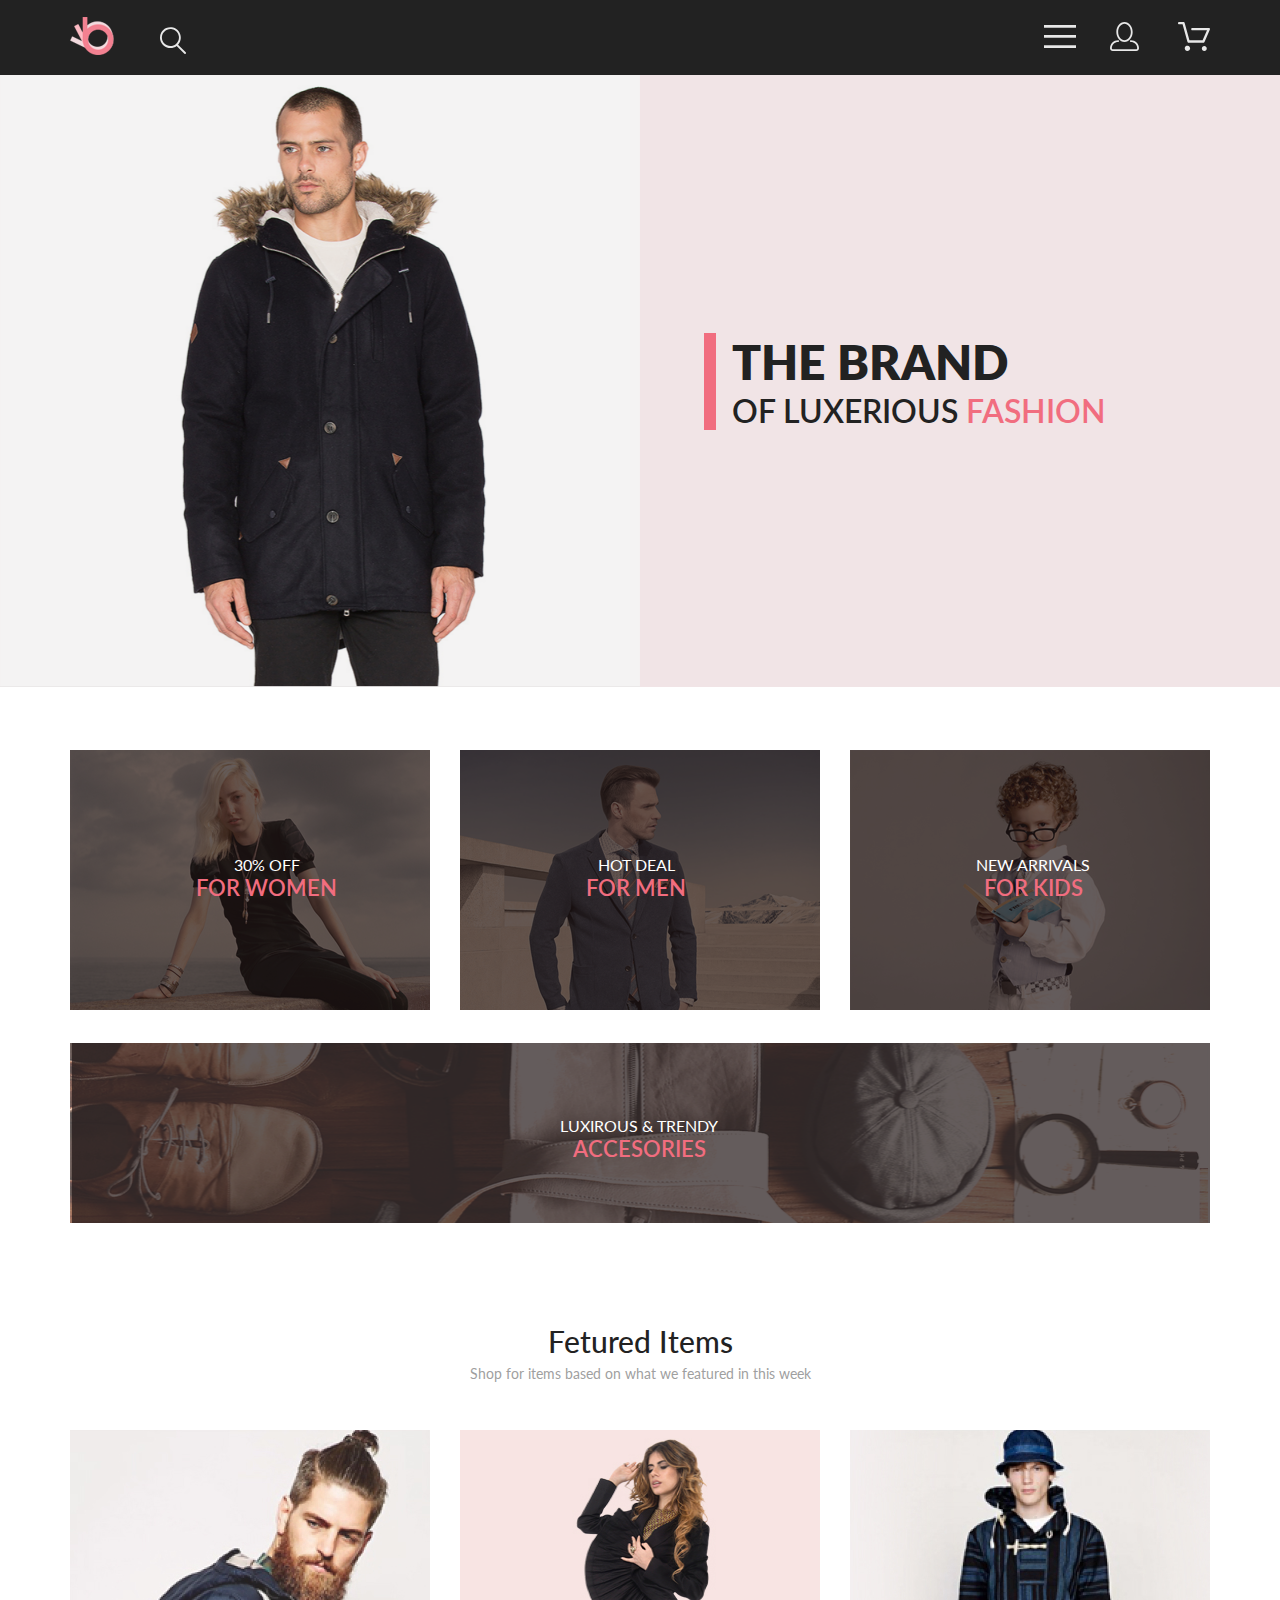
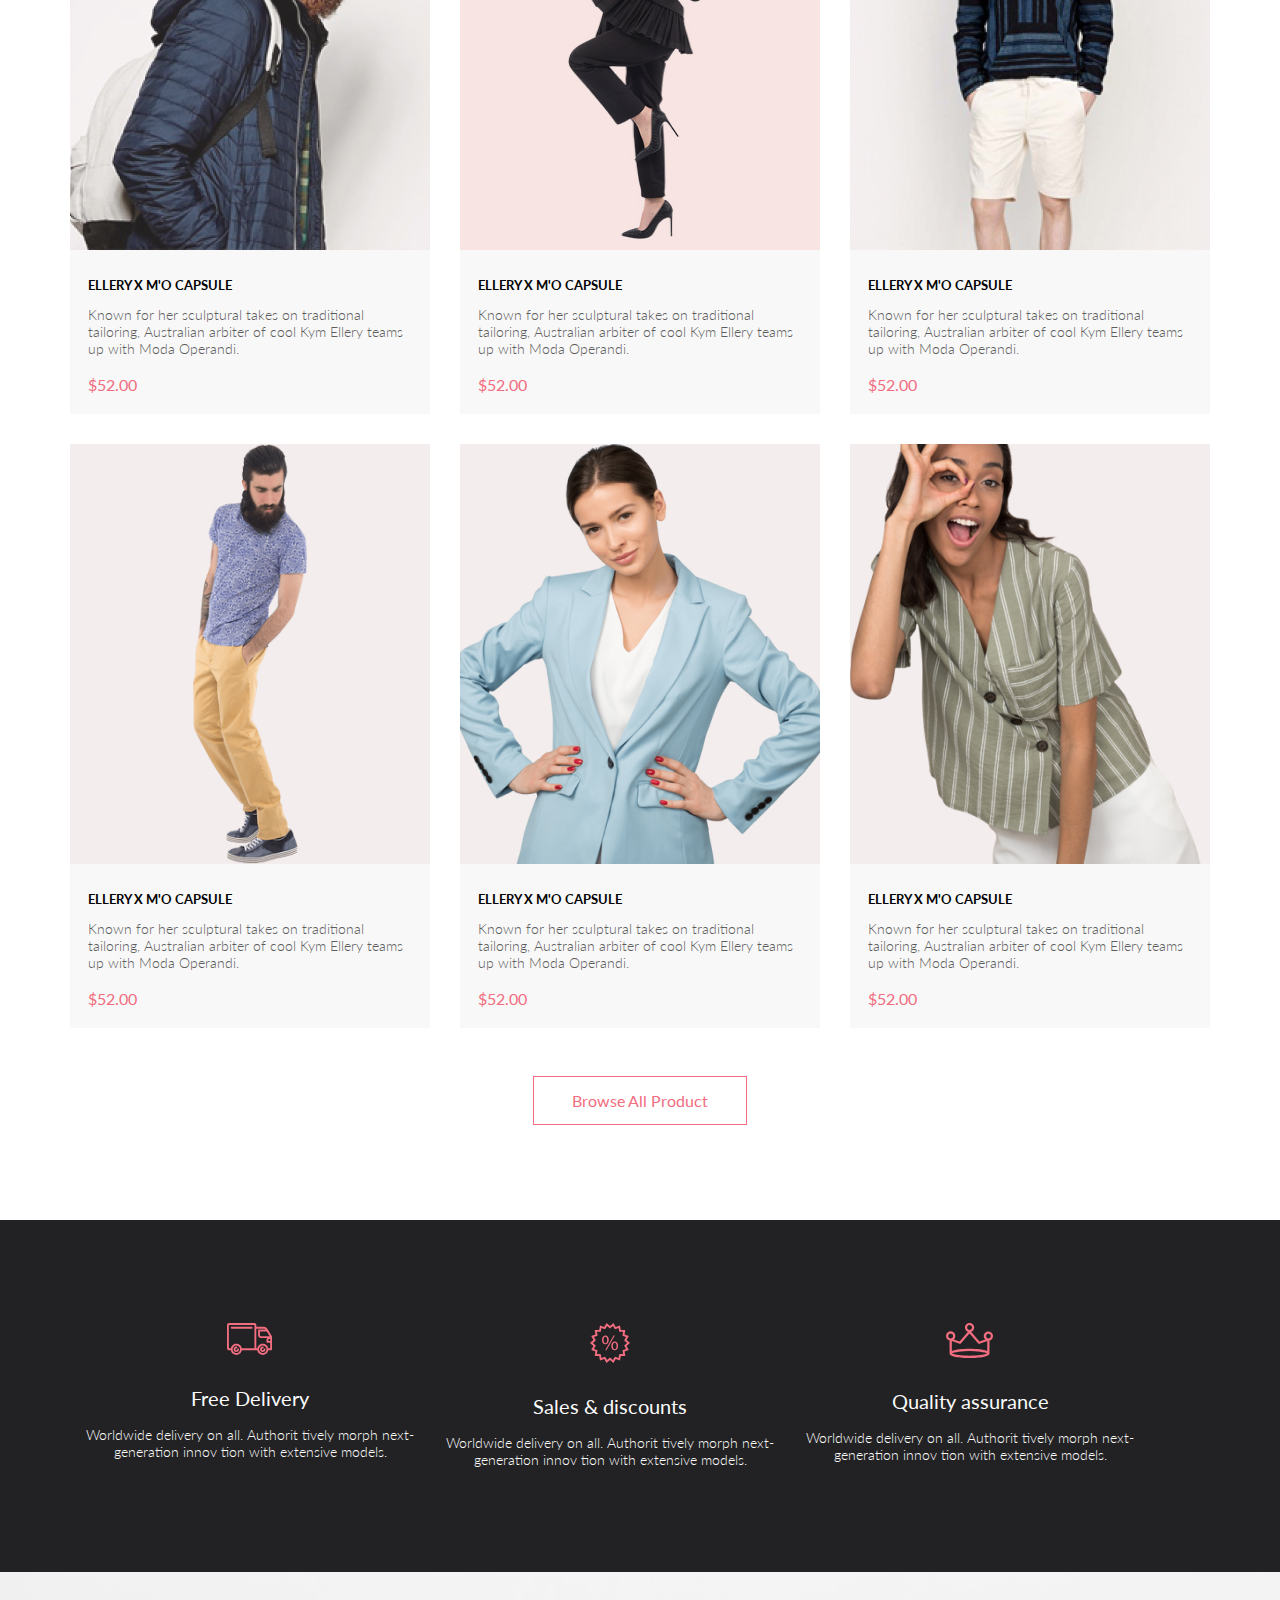
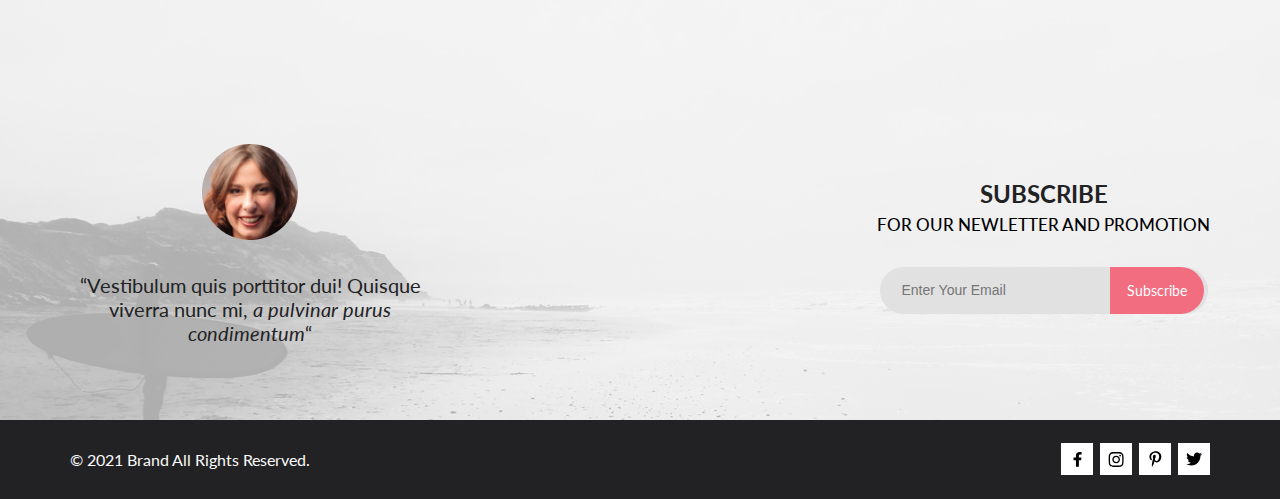
<file: index.html>
<!DOCTYPE html>
<html lang="en">

<head>
    <meta charset="UTF-8">
    <meta name="viewport" content="width=device-width, initial-scale=1.0">
    <title>Document</title>
    <link rel="stylesheet" href="styles/style.css">
    <link rel="preconnect" href="https://fonts.gstatic.com">
    <link href="https://fonts.googleapis.com/css2?family=Lato:wght@100&display=swap" rel="stylesheet">
    <link href="https://fonts.googleapis.com/css2?family=Lato:wght@200&display=swap" rel="stylesheet">
    <link href="https://fonts.googleapis.com/css2?family=Lato:wght@300&display=swap" rel="stylesheet">
    <link href="https://fonts.googleapis.com/css2?family=Lato:wght@400&display=swap" rel="stylesheet">
    <link href="https://fonts.googleapis.com/css2?family=Lato:wght@500&display=swap" rel="stylesheet">
    <link href="https://fonts.googleapis.com/css2?family=Lato:wght@600&display=swap" rel="stylesheet">
    <link href="https://fonts.googleapis.com/css2?family=Lato:wght@700&display=swap" rel="stylesheet">
    <link href="https://fonts.googleapis.com/css2?family=Lato:wght@800&display=swap" rel="stylesheet">
    <link href="https://fonts.googleapis.com/css2?family=Lato:wght@900&display=swap" rel="stylesheet">
</head>

<body>

    <header class="header center">
        <div class="header_left">
            <a href="index.html"><img src="img/logo.svg" alt="logo"></a>
            <a href="#"><img class="header_search" src="img/search.svg" alt="search"></a>
        </div>

        <div class="header_right">
            <input type="checkbox" name="switcher" id="switcher">
            <label for="switcher">
                <img src="img/menu.svg" alt="menu">
            </label>

            <nav class="drop">
                <img class="drop__img" src="img/close.svg" alt="close">
                <h3 class="drop__name">MENU</h3>

                <div class="drop__box">
                    <a href="catalog.html">
                        <h4 class="drop__heading">MAN</h4>
                    </a>
                    <ul>
                        <li><a class="drop_link" href="product.html">Accessories</a></li>
                        <li><a class="drop_link" href="product.html">Bags</a></li>
                        <li><a class="drop_link" href="product.html">Denim</a></li>
                        <li><a class="drop_link" href="product.html">T-Shirts</a></li>
                    </ul>
                </div>

                <div class="drop__box">
                    <a href="catalog.html">
                        <h4 class="drop__heading">WOMAN</h4>
                    </a>
                    <ul>
                        <li><a class="drop_link" href="product.html">Accessories</a></li>
                        <li><a class="drop_link" href="product.html">Jackets & Coats</a></li>
                        <li><a class="drop_link" href="product.html">Polos</a></li>
                        <li><a class="drop_link" href="product.html">T-Shirts</a></li>
                        <li><a class="drop_link" href="product.html">Shirts</a></li>
                    </ul>
                </div>

                <div class="drop__box">
                    <a href="catalog.html">
                        <h4 class="drop__heading">KIDS</h4>
                    </a>
                    <ul>
                        <li><a class="drop_link" href="product.html">Accessories</a></li>
                        <li><a class="drop_link" href="product.html">Jackets & Coats</a></li>
                        <li><a class="drop_link" href="product.html">Polos</a></li>
                        <li><a class="drop_link" href="product.html">T-Shirts</a></li>
                        <li><a class="drop_link" href="product.html">Shirts</a></li>
                        <li><a class="drop_link" href="product.html">Bags</a></li>
                    </ul>
                </div>
            </nav>

            <div class="header__box">
                <a class="hidden" href="#"><img class="header_account" src="img/account.svg" alt="account"></a>
                <a class="hidden" href="cart.html"><img src="img/cart.svg" alt="cart"></a>
            </div>
        </div>
    </header>

    <div class="top">
        <div class="top_left hidden">
            <img class="top_img" src="img/top_img.png" alt="top">
        </div>

        <div class="top_right">
            <div class="top_content">
                <h1 class="top_heading">THE BRAND</h1>
                <p class="top_text">OF LUXERIOUS <span>FASHION</span></p>
            </div>
        </div>
    </div>

    <div class="offer center">
        <div class="offer_group">
            <div class="offer_card">
                <img class="offer_img" src="img/offer_card-1.png" alt="for women">
                <div class="offer_text text_left-1">
                    <p class="offer_text-white">30% OFF</p>
                    <p class="offer_text-pink">FOR WOMEN</p>
                </div>
            </div>

            <div class="offer_card">
                <img class="offer_img" src="img/offer_card-2.png" alt="for men">
                <div class="offer_text text_left-2">
                    <p class="offer_text-white">HOT DEAL</p>
                    <p class="offer_text-pink">FOR MEN</p>
                </div>
            </div>

            <div class="offer_card margin_right">
                <img class="offer_img" src="img/offer_card-3.png" alt="for kids">
                <div class="offer_text text_left-3">
                    <p class="offer_text-white">NEW ARRIVALS</p>
                    <p class="offer_text-pink">FOR KIDS</p>
                </div>
            </div>
        </div>

        <div class="offer_card_bottom">
            <img class="offer_img hidden" src="img/offer_card_bottom.png" alt="accesories">
            <div class="offer_text_bottom">
                <p class="offer_text-white">LUXIROUS & TRENDY</p>
                <p class="offer_text-pink">ACCESORIES</p>
            </div>
        </div>
    </div>

    <section class="goods center">
        <h2 class="goods_heading">Fetured Items</h2>
        <p class="goods_text">Shop for items based on what we featured in this week</p>

        <div class="goods_items">
            <div class="item item-mb item-mr">
                <a href="product.html"><img class="item_img" src="img/goods_item-1.jpg" alt="item"></a>

                <a class="item_add" href="#"><img src="img/item_cart.svg" alt="cart">Add to Cart</a>

                <div class="item_description">
                    <a href="product.html">
                        <h3 class="item_heading">ELLERY X M'O CAPSULE</h3>
                    </a>
                    <p class="item_text">Known for her sculptural takes on traditional tailoring, Australian arbiter
                        of
                        cool
                        Kym Ellery teams
                        up with Moda Operandi.</p>
                    <p class="item_price">$52.00</p>
                </div>
            </div>

            <div class="item item-mb">
                <a href="product.html"><img class="item_img" src="img/goods_item-2.jpg" alt="item"></a>

                <a class="item_add" href="#"><img src="img/item_cart.svg" alt="cart">Add to Cart</a>

                <div class="item_description">
                    <a href="product.html">
                        <h3 class="item_heading">ELLERY X M'O CAPSULE</h3>
                    </a>
                    <p class="item_text">Known for her sculptural takes on traditional tailoring, Australian arbiter
                        of
                        cool
                        Kym Ellery teams
                        up with Moda Operandi.</p>
                    <p class="item_price">$52.00</p>
                </div>
            </div>

            <div class="item item-mb item-mr">
                <a href="product.html"><img class="item_img" src="img/goods_item-3.jpg" alt="item"></a>

                <a class="item_add" href="#"><img src="img/item_cart.svg" alt="cart">Add to Cart</a>

                <div class="item_description">
                    <a href="product.html">
                        <h3 class="item_heading">ELLERY X M'O CAPSULE</h3>
                    </a>
                    <p class="item_text">Known for her sculptural takes on traditional tailoring, Australian arbiter
                        of
                        cool
                        Kym Ellery teams
                        up with Moda Operandi.</p>
                    <p class="item_price">$52.00</p>
                </div>
            </div>

            <div class="item item-mb-1024">
                <a href="product.html"><img class="item_img" src="img/goods_item-4.jpg" alt="item"></a>

                <a class="item_add" href="#"><img src="img/item_cart.svg" alt="cart">Add to Cart</a>

                <div class="item_description">
                    <a href="product.html">
                        <h3 class="item_heading">ELLERY X M'O CAPSULE</h3>
                    </a>
                    <p class="item_text">Known for her sculptural takes on traditional tailoring, Australian arbiter
                        of
                        cool
                        Kym Ellery teams
                        up with Moda Operandi.</p>
                    <p class="item_price">$52.00</p>
                </div>
            </div>

            <div class="item item-mr item-mb-mini">
                <a href="product.html"><img class="item_img" src="img/goods_item-5.jpg" alt="item"></a>

                <a class="item_add" href="#"><img src="img/item_cart.svg" alt="cart">Add to Cart</a>

                <div class="item_description">
                    <a href="product.html">
                        <h3 class="item_heading">ELLERY X M'O CAPSULE</h3>
                    </a>
                    <p class="item_text">Known for her sculptural takes on traditional tailoring, Australian arbiter
                        of
                        cool
                        Kym Ellery teams
                        up with Moda Operandi.</p>
                    <p class="item_price">$52.00</p>
                </div>
            </div>

            <div class="item">
                <a href="product.html"><img class="item_img" src="img/goods_item-6.jpg" alt="item"></a>

                <a class="item_add" href="#"><img src="img/item_cart.svg" alt="cart">Add to Cart</a>

                <div class="item_description">
                    <a href="product.html">
                        <h3 class="item_heading">ELLERY X M'O CAPSULE</h3>
                    </a>
                    <p class="item_text">Known for her sculptural takes on traditional tailoring, Australian arbiter
                        of
                        cool
                        Kym Ellery teams
                        up with Moda Operandi.</p>
                    <p class="item_price">$52.00</p>
                </div>
            </div>
        </div>

        <a class="goods_button" href="#">Browse All Product</a>
    </section>

    <div class="advantages center">
        <div class="advantages_points">
            <div class="point">
                <img class="point_img" src="img/adv_delivery.svg" alt="delivery">
                <h3 class="point_heading">Free Delivery</h3>
                <p class="point_text">Worldwide delivery on all. Authorit tively morph next-generation innov tion with
                    extensive models.</p>
            </div>

            <div class="point">
                <img class="point_img" src="img/adv_discount.svg" alt="discount">
                <h3 class="point_heading">Sales & discounts</h3>
                <p class="point_text">Worldwide delivery on all. Authorit tively morph next-generation innov tion with
                    extensive models.</p>
            </div>

            <div class="point">
                <img class="point_img" src="img/adv_quality.svg" alt="quality">
                <h3 class="point_heading">Quality assurance</h3>
                <p class="point_text">Worldwide delivery on all. Authorit tively morph next-generation innov tion with
                    extensive models.</p>
            </div>
        </div>
    </div>

    <footer class="footer">
        <div class="footer_top center">
            <figure class="footer_top-right">
                <img class="footer_img" src="img/footer_photo.png" alt="photo">
                <figcaption class="footer_top-text">“Vestibulum quis porttitor dui! Quisque viverra nunc mi, <i>a
                        pulvinar purus
                        condimentum</i>“</figcaption>
            </figure>

            <div class="footer_top-left">
                <h3 class="subscribe_heading">SUBSCRIBE</h3>
                <p class="subscribe_text">FOR OUR NEWLETTER AND PROMOTION</p>

                <form class="subscribe_form" action="#">
                    <input class="subscribe_input" type="email" placeholder="Enter Your Email">
                    <a class="subscribe_button" href="registration.html">Subscribe</a>
                </form>
            </div>
        </div>

        <div class="footer_bottom center">
            <p class="footer_copy">&copy; 2021 Brand All Rights Reserved.</p>

            <div class="footer_social">
                <a class="social_link" href="#">
                    <div class="social">
                        <svg class="social_img" width="9" height="15" viewBox="0 0 9 15" fill="none"
                            xmlns="http://www.w3.org/2000/svg">
                            <path
                                d="M8.08836 8.28L8.50686 5.61602H5.89022V3.88729C5.89022 3.15847 6.25574 2.44806 7.42765 2.44806H8.61722V0.179975C8.61722 0.179975 7.53772 0 6.50561 0C4.35073 0 2.9422 1.27593 2.9422 3.5857V5.61602H0.546875V8.28H2.9422V14.72H5.89022V8.28H8.08836Z"
                                fill="black" />
                        </svg>
                    </div>
                </a>

                <a class="social_link" href="#">
                    <div class="social">
                        <svg class="social_img" width="16" height="15" viewBox="0 0 16 15" fill="none"
                            xmlns="http://www.w3.org/2000/svg">
                            <path
                                d="M8.13897 3.68159C6.02383 3.68159 4.31774 5.38491 4.31774 7.49663C4.31774 9.60835 6.02383 11.3117 8.13897 11.3117C10.2541 11.3117 11.9602 9.60835 11.9602 7.49663C11.9602 5.38491 10.2541 3.68159 8.13897 3.68159ZM8.13897 9.9769C6.77211 9.9769 5.65467 8.8646 5.65467 7.49663C5.65467 6.12866 6.76878 5.01636 8.13897 5.01636C9.50915 5.01636 10.6233 6.12866 10.6233 7.49663C10.6233 8.8646 9.50583 9.9769 8.13897 9.9769ZM13.0078 3.52554C13.0078 4.02026 12.6087 4.41538 12.1165 4.41538C11.621 4.41538 11.2252 4.01694 11.2252 3.52554C11.2252 3.03413 11.6243 2.63569 12.1165 2.63569C12.6087 2.63569 13.0078 3.03413 13.0078 3.52554ZM15.5386 4.42866C15.4821 3.23667 15.2094 2.18081 14.3347 1.31089C13.4634 0.440967 12.4058 0.168701 11.2119 0.108936C9.9814 0.039209 6.29321 0.039209 5.0627 0.108936C3.8721 0.165381 2.81453 0.437646 1.93987 1.30757C1.06522 2.17749 0.795836 3.23335 0.735973 4.42534C0.666134 5.65386 0.666134 9.33608 0.735973 10.5646C0.79251 11.7566 1.06522 12.8124 1.93987 13.6824C2.81453 14.5523 3.86878 14.8246 5.0627 14.8843C6.29321 14.9541 9.9814 14.9541 11.2119 14.8843C12.4058 14.8279 13.4634 14.5556 14.3347 13.6824C15.2061 12.8124 15.4788 11.7566 15.5386 10.5646C15.6085 9.33608 15.6085 5.65718 15.5386 4.42866ZM13.949 11.8828C13.6895 12.5335 13.1874 13.0349 12.5322 13.2972C11.5511 13.6857 9.22314 13.596 8.13897 13.596C7.05479 13.596 4.72348 13.6824 3.74573 13.2972C3.09389 13.0382 2.59171 12.5369 2.32898 11.8828C1.93987 10.9033 2.02967 8.57905 2.02967 7.49663C2.02967 6.41421 1.9432 4.08667 2.32898 3.1105C2.58838 2.45972 3.09056 1.95835 3.74573 1.69604C4.7268 1.30757 7.05479 1.39722 8.13897 1.39722C9.22314 1.39722 11.5545 1.31089 12.5322 1.69604C13.184 1.95503 13.6862 2.4564 13.949 3.1105C14.3381 4.08999 14.2483 6.41421 14.2483 7.49663C14.2483 8.57905 14.3381 10.9066 13.949 11.8828Z"
                                fill="black" />
                        </svg>
                    </div>
                </a>

                <a class="social_link" href="#">
                    <div class="social">
                        <svg class="social_img" width="13" height="16" viewBox="0 0 13 16" fill="none"
                            xmlns="http://www.w3.org/2000/svg">
                            <path
                                d="M6.74032 0.203125C3.55564 0.203125 0.408203 2.34063 0.408203 5.8C0.408203 8 1.63738 9.25 2.38233 9.25C2.68963 9.25 2.86655 8.3875 2.86655 8.14375C2.86655 7.85313 2.13091 7.23438 2.13091 6.025C2.13091 3.5125 4.03055 1.73125 6.4889 1.73125C8.60271 1.73125 10.1671 2.94062 10.1671 5.1625C10.1671 6.82187 9.50597 9.93437 7.36422 9.93437C6.59133 9.93437 5.93018 9.37187 5.93018 8.56563C5.93018 7.38438 6.74963 6.24062 6.74963 5.02187C6.74963 2.95312 3.835 3.32812 3.835 5.82812C3.835 6.35313 3.90018 6.93437 4.13298 7.4125C3.70463 9.26875 2.82931 12.0344 2.82931 13.9469C2.82931 14.5375 2.91311 15.1188 2.96899 15.7094C3.07452 15.8281 3.02175 15.8156 3.18316 15.7563C4.74757 13.6 4.69169 13.1781 5.3994 10.3562C5.78119 11.0875 6.76826 11.4812 7.55046 11.4812C10.8469 11.4812 12.3275 8.24688 12.3275 5.33125C12.3275 2.22813 9.66427 0.203125 6.74032 0.203125Z"
                                fill="black" />
                        </svg>
                    </div>
                </a>

                <a class="social_link" href="#">
                    <div class="social">
                        <svg class="social_img" width="17" height="14" viewBox="0 0 17 14" fill="none"
                            xmlns="http://www.w3.org/2000/svg">
                            <path
                                d="M14.417 3.74052C14.427 3.88264 14.427 4.0248 14.427 4.16692C14.427 8.50192 11.1498 13.4969 5.15986 13.4969C3.31448 13.4969 1.60022 12.9588 0.158203 12.0248C0.420396 12.0552 0.67247 12.0654 0.944752 12.0654C2.46741 12.0654 3.8691 11.5476 4.98843 10.6644C3.5565 10.6339 2.3565 9.68977 1.94305 8.39027C2.14475 8.4207 2.34642 8.44102 2.5582 8.44102C2.85063 8.44102 3.14308 8.40039 3.41533 8.32936C1.92291 8.02477 0.803551 6.70498 0.803551 5.11108V5.07048C1.23715 5.31414 1.74139 5.46642 2.2758 5.4867C1.39849 4.89786 0.823727 3.8928 0.823727 2.75573C0.823727 2.14661 0.985041 1.58823 1.26741 1.10092C2.87077 3.09077 5.28086 4.39023 7.98334 4.53239C7.93293 4.28873 7.90266 4.03495 7.90266 3.78114C7.90266 1.97402 9.35477 0.501953 11.1598 0.501953C12.0976 0.501953 12.9446 0.897891 13.5396 1.53748C14.2757 1.39536 14.9816 1.12123 15.6068 0.745609C15.3648 1.50705 14.8505 2.14664 14.1749 2.5527C14.8304 2.48167 15.4657 2.29889 16.0505 2.04511C15.6069 2.69483 15.0522 3.27348 14.417 3.74052Z"
                                fill="black" />
                        </svg>
                    </div>
                </a>
            </div>
        </div>
    </footer>
</body>

</html>
</file>
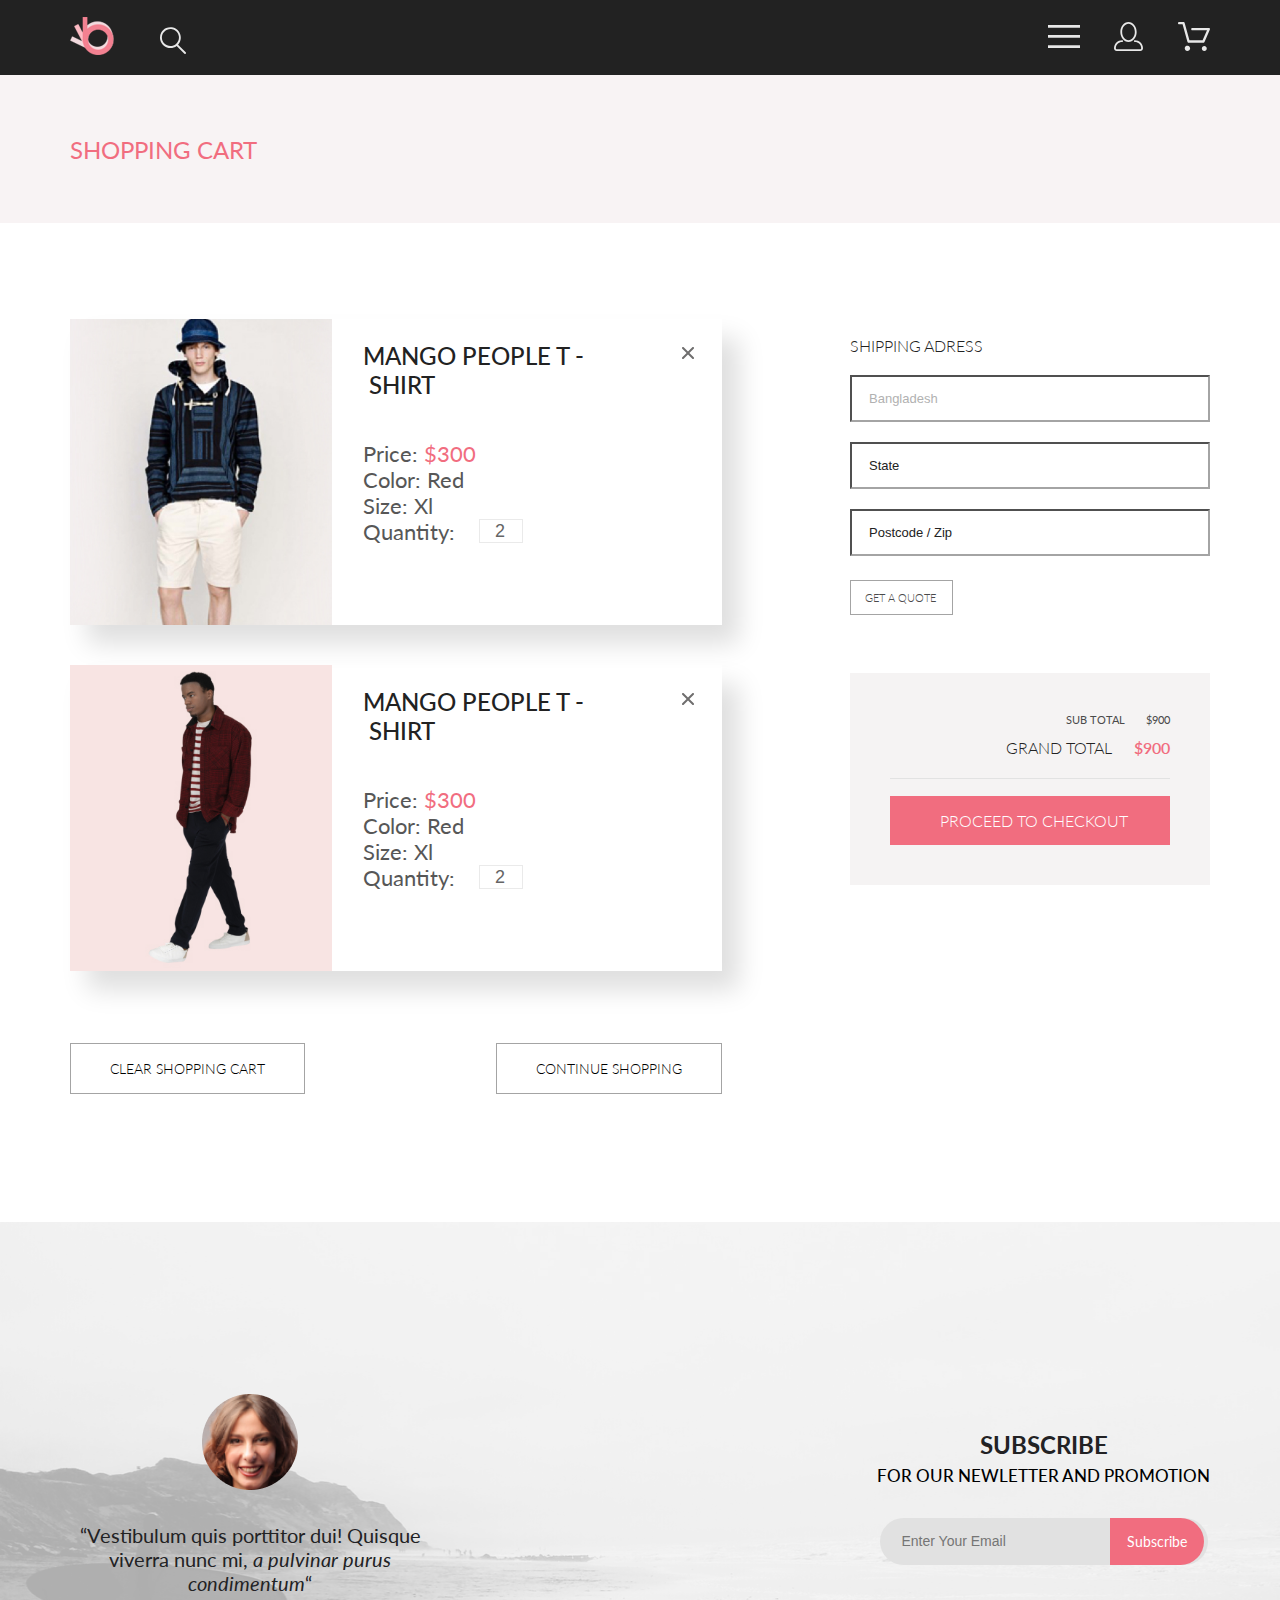
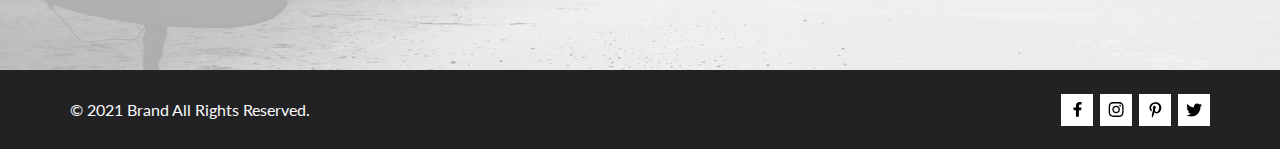
<file: cart.html>
<!DOCTYPE html>
<html lang="en">

<head>
    <meta charset="UTF-8">
    <meta name="viewport" content="width=device-width, initial-scale=1.0">
    <title>Document</title>
    <link rel="stylesheet" href="styles/style.css">
    <link rel="preconnect" href="https://fonts.gstatic.com">
    <link href="https://fonts.googleapis.com/css2?family=Lato:wght@100&display=swap" rel="stylesheet">
    <link href="https://fonts.googleapis.com/css2?family=Lato:wght@200&display=swap" rel="stylesheet">
    <link href="https://fonts.googleapis.com/css2?family=Lato:wght@300&display=swap" rel="stylesheet">
    <link href="https://fonts.googleapis.com/css2?family=Lato:wght@400&display=swap" rel="stylesheet">
    <link href="https://fonts.googleapis.com/css2?family=Lato:wght@500&display=swap" rel="stylesheet">
    <link href="https://fonts.googleapis.com/css2?family=Lato:wght@600&display=swap" rel="stylesheet">
    <link href="https://fonts.googleapis.com/css2?family=Lato:wght@700&display=swap" rel="stylesheet">
    <link href="https://fonts.googleapis.com/css2?family=Lato:wght@800&display=swap" rel="stylesheet">
    <link href="https://fonts.googleapis.com/css2?family=Lato:wght@900&display=swap" rel="stylesheet">
</head>

<body>
    <header class="header center">
        <div class="header_left">
            <a href="index.html"><img src="img/logo.svg" alt="logo"></a>
            <a href="#"><img class="header_search" src="img/search.svg" alt="search"></a>
        </div>

        <div class="header_right">
            <input type="checkbox" name="switcher" id="switcher">
            <label for="switcher">
                <img src="img/menu.svg" alt="menu">
            </label>

            <nav class="drop">
                <img class="drop__img" src="img/close.svg" alt="close">
                <h3 class="drop__name">MENU</h3>

                <div class="drop__box">
                    <a href="catalog.html">
                        <h4 class="drop__heading">MAN</h4>
                    </a>
                    <ul>
                        <li><a class="drop_link" href="product.html">Accessories</a></li>
                        <li><a class="drop_link" href="product.html">Bags</a></li>
                        <li><a class="drop_link" href="product.html">Denim</a></li>
                        <li><a class="drop_link" href="product.html">T-Shirts</a></li>
                    </ul>
                </div>

                <div class="drop__box">
                    <a href="catalog.html">
                        <h4 class="drop__heading">WOMAN</h4>
                    </a>
                    <ul>
                        <li><a class="drop_link" href="product.html">Accessories</a></li>
                        <li><a class="drop_link" href="product.html">Jackets & Coats</a></li>
                        <li><a class="drop_link" href="product.html">Polos</a></li>
                        <li><a class="drop_link" href="product.html">T-Shirts</a></li>
                        <li><a class="drop_link" href="product.html">Shirts</a></li>
                    </ul>
                </div>

                <div class="drop__box">
                    <a href="catalog.html">
                        <h4 class="drop__heading">KIDS</h4>
                    </a>
                    <ul>
                        <li><a class="drop_link" href="product.html">Accessories</a></li>
                        <li><a class="drop_link" href="product.html">Jackets & Coats</a></li>
                        <li><a class="drop_link" href="product.html">Polos</a></li>
                        <li><a class="drop_link" href="product.html">T-Shirts</a></li>
                        <li><a class="drop_link" href="product.html">Shirts</a></li>
                        <li><a class="drop_link" href="product.html">Bags</a></li>
                    </ul>
                </div>
            </nav>

            <a class="hidden" href="#"><img class="header_account" src="img/account.svg" alt="account"></a>
            <a class="hidden" href="cart.html"><img src="img/cart.svg" alt="cart"></a>
        </div>
    </header>

    <nav class="catalog_top center">
        <h2 class="catalog_top-heading">SHOPPING CART</h2>
    </nav>

    <div class="cart center">
        <div class="cart_items">
            <div class="cart_item">
                <a href="product.html">
                    <img class="cart-item_img" src="img/goods_item-3.jpg" alt="item">
                </a>

                <div class="cart-item_description">
                    <a href="product.html">
                        <h3 class="cart-item_heading">MANGO PEOPLE T&nbsp;-&nbsp;SHIRT</h3>
                    </a>
                    <p class="cart-item_parameters">Price: <span class="cart-item_price">$300</span></p>
                    <p class="cart-item_parameters">Color: Red</p>
                    <p class="cart-item_parameters">Size: Xl</p>
                    <div class="quantity">
                        <p class="cart-item_parameters">Quantity:</p>
                        <input class="quantity_input" type="number" value="2">
                    </div>
                </div>
            </div>

            <div class="cart_item">
                <a href="product.html">
                    <img class="cart-item_img" src="img/goods_item-7.jpg" alt="item">
                </a>

                <div class="cart-item_description">
                    <a href="product.html">
                        <h3 class="cart-item_heading">MANGO PEOPLE T&nbsp;-&nbsp;SHIRT</h3>
                    </a>
                    <p class="cart-item_parameters">Price: <span class="cart-item_price">$300</span></p>
                    <p class="cart-item_parameters">Color: Red</p>
                    <p class="cart-item_parameters">Size: Xl</p>
                    <div class="quantity">
                        <p class="cart-item_parameters">Quantity:</p>
                        <input class="quantity_input" type="number" value="2">
                    </div>
                </div>
            </div>

            <div class="cart_buttons">
                <a class="cart_button" href="#">CLEAR SHOPPING CART</a>
                <a class="cart_button" href="catalog.html">CONTINUE SHOPPING</a>
            </div>
        </div>

        <form class="cart_form" action="#">
            <h3 class="cart_form-heading">SHIPPING ADRESS</h3>
            <input class="cart_form-input country" type="text" placeholder="Bangladesh">
            <input class="cart_form-input" type="text" placeholder="State">
            <input class="cart_form-input" type="text" placeholder="Postcode / Zip">
            <a class="cart_form-button" href="#">GET A QUOTE</a>

            <div class="total">
                <p class="sub-total">SUB TOTAL <span>$900</span></p>
                <p class="grand-total">GRAND TOTAL <span>$900</span></p>
                <div class="total_border"></div>
                <a href="#" class="total_button">PROCEED TO CHECKOUT</a>
            </div>
        </form>
    </div>

    <footer class="footer">
        <div class="footer_top center">
            <figure class="footer_top-right">
                <img class="footer_img" src="img/footer_photo.png" alt="photo">
                <figcaption class="footer_top-text">“Vestibulum quis porttitor dui! Quisque viverra nunc mi, <i>a
                        pulvinar purus
                        condimentum</i>“</figcaption>
            </figure>

            <div class="footer_top-left">
                <h3 class="subscribe_heading">SUBSCRIBE</h3>
                <p class="subscribe_text">FOR OUR NEWLETTER AND PROMOTION</p>

                <form class="subscribe_form" action="#">
                    <input class="subscribe_input" type="email" placeholder="Enter Your Email">
                    <a class="subscribe_button" href="registration.html">Subscribe</a>
                </form>
            </div>
        </div>

        <div class="footer_bottom center">
            <p class="footer_copy">&copy; 2021 Brand All Rights Reserved.</p>

            <div class="footer_social">
                <a class="social_link" href="#">
                    <div class="social">
                        <svg class="social_img" width="9" height="15" viewBox="0 0 9 15" fill="none"
                            xmlns="http://www.w3.org/2000/svg">
                            <path
                                d="M8.08836 8.28L8.50686 5.61602H5.89022V3.88729C5.89022 3.15847 6.25574 2.44806 7.42765 2.44806H8.61722V0.179975C8.61722 0.179975 7.53772 0 6.50561 0C4.35073 0 2.9422 1.27593 2.9422 3.5857V5.61602H0.546875V8.28H2.9422V14.72H5.89022V8.28H8.08836Z"
                                fill="black" />
                        </svg>
                    </div>
                </a>

                <a class="social_link" href="#">
                    <div class="social">
                        <svg class="social_img" width="16" height="15" viewBox="0 0 16 15" fill="none"
                            xmlns="http://www.w3.org/2000/svg">
                            <path
                                d="M8.13897 3.68159C6.02383 3.68159 4.31774 5.38491 4.31774 7.49663C4.31774 9.60835 6.02383 11.3117 8.13897 11.3117C10.2541 11.3117 11.9602 9.60835 11.9602 7.49663C11.9602 5.38491 10.2541 3.68159 8.13897 3.68159ZM8.13897 9.9769C6.77211 9.9769 5.65467 8.8646 5.65467 7.49663C5.65467 6.12866 6.76878 5.01636 8.13897 5.01636C9.50915 5.01636 10.6233 6.12866 10.6233 7.49663C10.6233 8.8646 9.50583 9.9769 8.13897 9.9769ZM13.0078 3.52554C13.0078 4.02026 12.6087 4.41538 12.1165 4.41538C11.621 4.41538 11.2252 4.01694 11.2252 3.52554C11.2252 3.03413 11.6243 2.63569 12.1165 2.63569C12.6087 2.63569 13.0078 3.03413 13.0078 3.52554ZM15.5386 4.42866C15.4821 3.23667 15.2094 2.18081 14.3347 1.31089C13.4634 0.440967 12.4058 0.168701 11.2119 0.108936C9.9814 0.039209 6.29321 0.039209 5.0627 0.108936C3.8721 0.165381 2.81453 0.437646 1.93987 1.30757C1.06522 2.17749 0.795836 3.23335 0.735973 4.42534C0.666134 5.65386 0.666134 9.33608 0.735973 10.5646C0.79251 11.7566 1.06522 12.8124 1.93987 13.6824C2.81453 14.5523 3.86878 14.8246 5.0627 14.8843C6.29321 14.9541 9.9814 14.9541 11.2119 14.8843C12.4058 14.8279 13.4634 14.5556 14.3347 13.6824C15.2061 12.8124 15.4788 11.7566 15.5386 10.5646C15.6085 9.33608 15.6085 5.65718 15.5386 4.42866ZM13.949 11.8828C13.6895 12.5335 13.1874 13.0349 12.5322 13.2972C11.5511 13.6857 9.22314 13.596 8.13897 13.596C7.05479 13.596 4.72348 13.6824 3.74573 13.2972C3.09389 13.0382 2.59171 12.5369 2.32898 11.8828C1.93987 10.9033 2.02967 8.57905 2.02967 7.49663C2.02967 6.41421 1.9432 4.08667 2.32898 3.1105C2.58838 2.45972 3.09056 1.95835 3.74573 1.69604C4.7268 1.30757 7.05479 1.39722 8.13897 1.39722C9.22314 1.39722 11.5545 1.31089 12.5322 1.69604C13.184 1.95503 13.6862 2.4564 13.949 3.1105C14.3381 4.08999 14.2483 6.41421 14.2483 7.49663C14.2483 8.57905 14.3381 10.9066 13.949 11.8828Z"
                                fill="black" />
                        </svg>
                    </div>
                </a>

                <a class="social_link" href="#">
                    <div class="social">
                        <svg class="social_img" width="13" height="16" viewBox="0 0 13 16" fill="none"
                            xmlns="http://www.w3.org/2000/svg">
                            <path
                                d="M6.74032 0.203125C3.55564 0.203125 0.408203 2.34063 0.408203 5.8C0.408203 8 1.63738 9.25 2.38233 9.25C2.68963 9.25 2.86655 8.3875 2.86655 8.14375C2.86655 7.85313 2.13091 7.23438 2.13091 6.025C2.13091 3.5125 4.03055 1.73125 6.4889 1.73125C8.60271 1.73125 10.1671 2.94062 10.1671 5.1625C10.1671 6.82187 9.50597 9.93437 7.36422 9.93437C6.59133 9.93437 5.93018 9.37187 5.93018 8.56563C5.93018 7.38438 6.74963 6.24062 6.74963 5.02187C6.74963 2.95312 3.835 3.32812 3.835 5.82812C3.835 6.35313 3.90018 6.93437 4.13298 7.4125C3.70463 9.26875 2.82931 12.0344 2.82931 13.9469C2.82931 14.5375 2.91311 15.1188 2.96899 15.7094C3.07452 15.8281 3.02175 15.8156 3.18316 15.7563C4.74757 13.6 4.69169 13.1781 5.3994 10.3562C5.78119 11.0875 6.76826 11.4812 7.55046 11.4812C10.8469 11.4812 12.3275 8.24688 12.3275 5.33125C12.3275 2.22813 9.66427 0.203125 6.74032 0.203125Z"
                                fill="black" />
                        </svg>
                    </div>
                </a>

                <a class="social_link" href="#">
                    <div class="social">
                        <svg class="social_img" width="17" height="14" viewBox="0 0 17 14" fill="none"
                            xmlns="http://www.w3.org/2000/svg">
                            <path
                                d="M14.417 3.74052C14.427 3.88264 14.427 4.0248 14.427 4.16692C14.427 8.50192 11.1498 13.4969 5.15986 13.4969C3.31448 13.4969 1.60022 12.9588 0.158203 12.0248C0.420396 12.0552 0.67247 12.0654 0.944752 12.0654C2.46741 12.0654 3.8691 11.5476 4.98843 10.6644C3.5565 10.6339 2.3565 9.68977 1.94305 8.39027C2.14475 8.4207 2.34642 8.44102 2.5582 8.44102C2.85063 8.44102 3.14308 8.40039 3.41533 8.32936C1.92291 8.02477 0.803551 6.70498 0.803551 5.11108V5.07048C1.23715 5.31414 1.74139 5.46642 2.2758 5.4867C1.39849 4.89786 0.823727 3.8928 0.823727 2.75573C0.823727 2.14661 0.985041 1.58823 1.26741 1.10092C2.87077 3.09077 5.28086 4.39023 7.98334 4.53239C7.93293 4.28873 7.90266 4.03495 7.90266 3.78114C7.90266 1.97402 9.35477 0.501953 11.1598 0.501953C12.0976 0.501953 12.9446 0.897891 13.5396 1.53748C14.2757 1.39536 14.9816 1.12123 15.6068 0.745609C15.3648 1.50705 14.8505 2.14664 14.1749 2.5527C14.8304 2.48167 15.4657 2.29889 16.0505 2.04511C15.6069 2.69483 15.0522 3.27348 14.417 3.74052Z"
                                fill="black" />
                        </svg>
                    </div>
                </a>
            </div>
        </div>
    </footer>
</body>

</html>
</file>
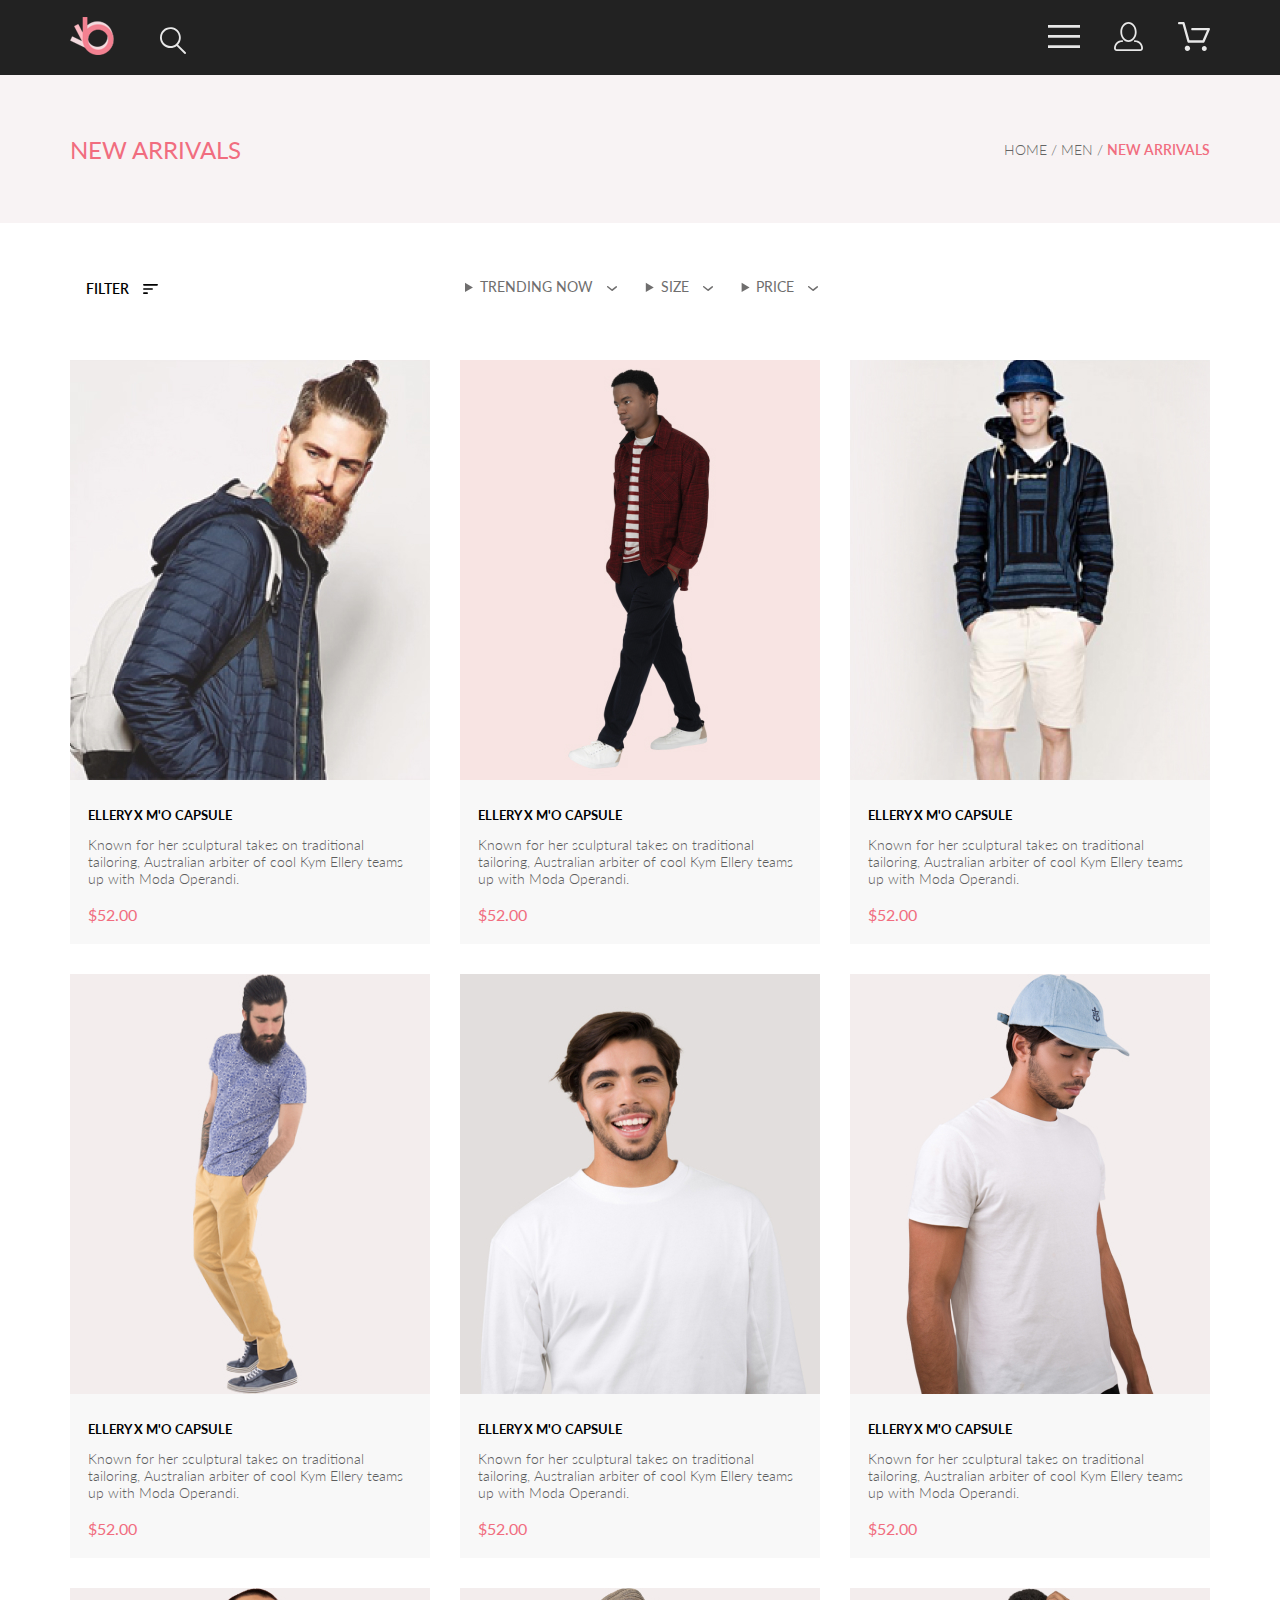
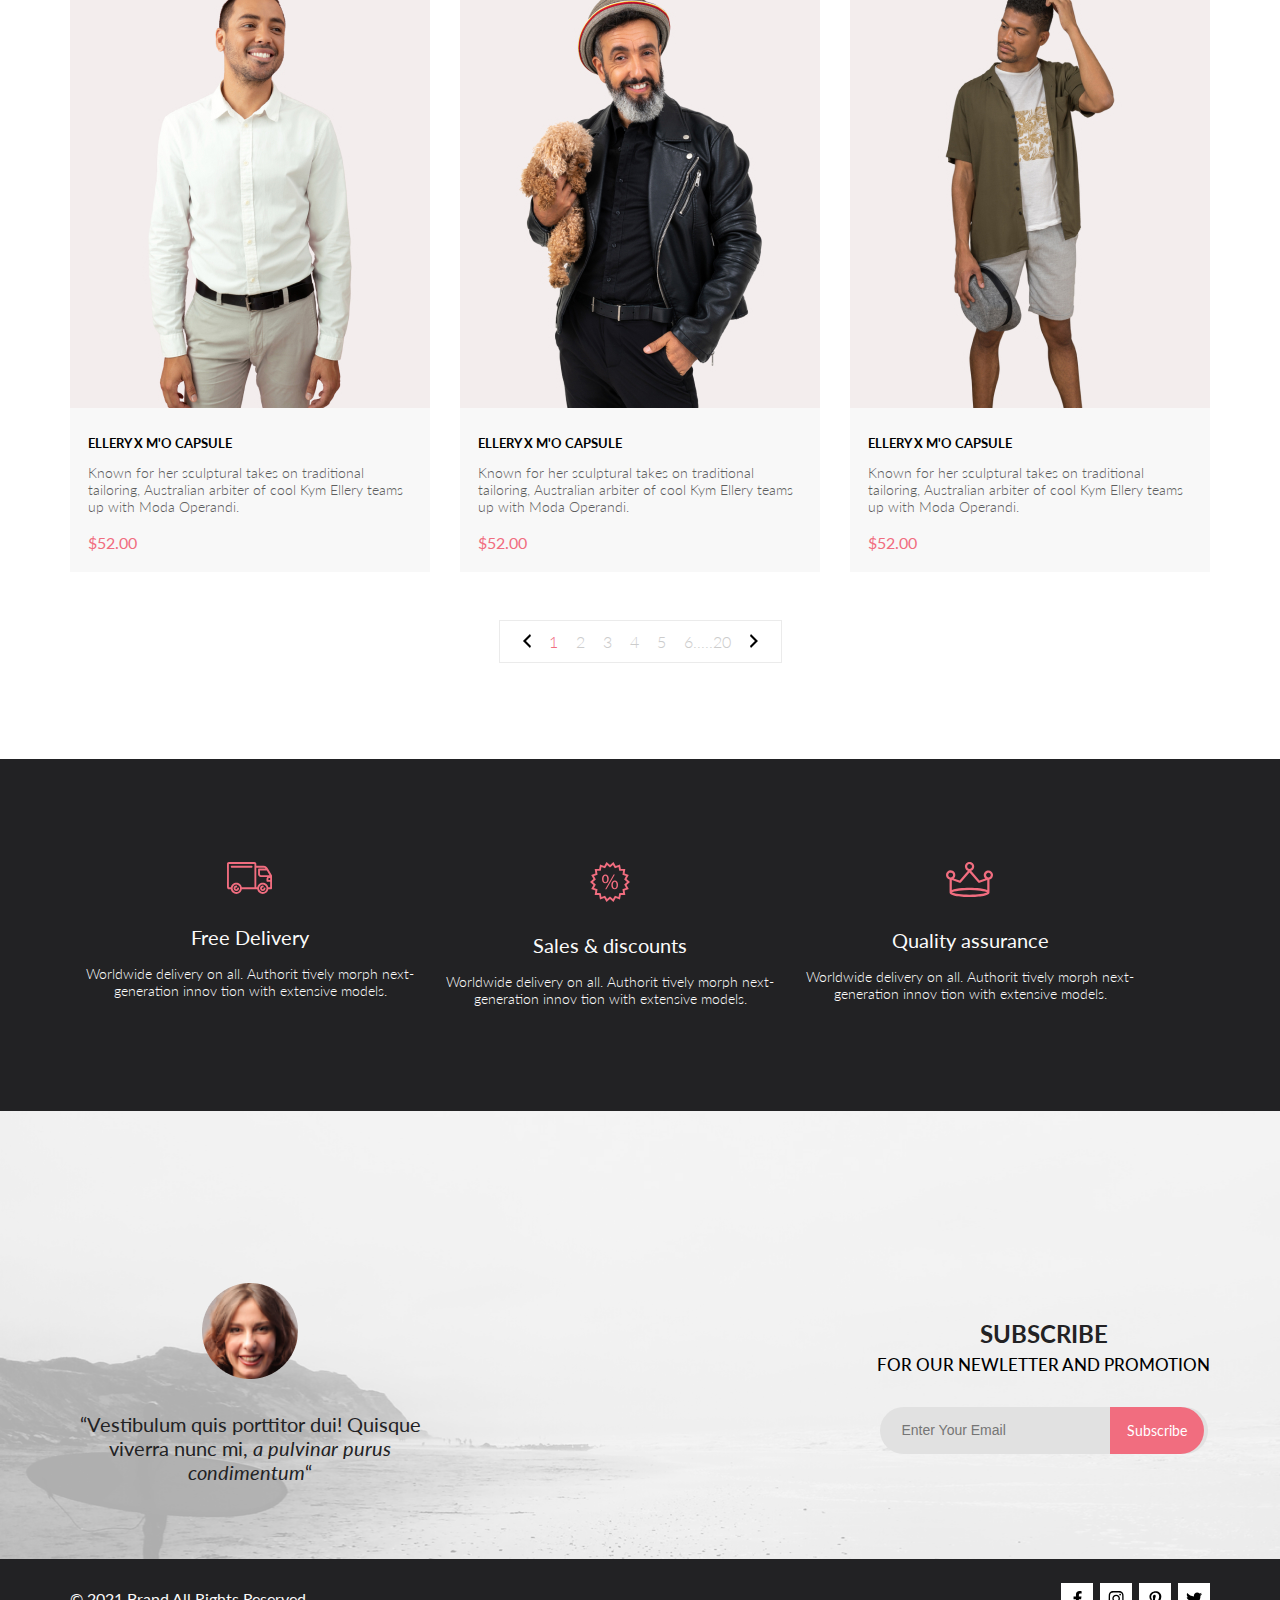
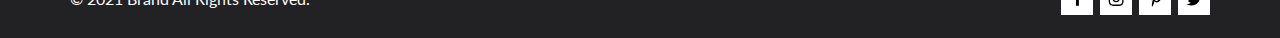
<file: catalog.html>
<!DOCTYPE html>
<html lang="en">

<head>
    <meta charset="UTF-8">
    <meta name="viewport" content="width=device-width, initial-scale=1.0">
    <title>Document</title>
    <link rel="stylesheet" href="styles/style.css">
    <link rel="preconnect" href="https://fonts.gstatic.com">
    <link href="https://fonts.googleapis.com/css2?family=Lato:wght@100&display=swap" rel="stylesheet">
    <link href="https://fonts.googleapis.com/css2?family=Lato:wght@200&display=swap" rel="stylesheet">
    <link href="https://fonts.googleapis.com/css2?family=Lato:wght@300&display=swap" rel="stylesheet">
    <link href="https://fonts.googleapis.com/css2?family=Lato:wght@400&display=swap" rel="stylesheet">
    <link href="https://fonts.googleapis.com/css2?family=Lato:wght@500&display=swap" rel="stylesheet">
    <link href="https://fonts.googleapis.com/css2?family=Lato:wght@600&display=swap" rel="stylesheet">
    <link href="https://fonts.googleapis.com/css2?family=Lato:wght@700&display=swap" rel="stylesheet">
    <link href="https://fonts.googleapis.com/css2?family=Lato:wght@800&display=swap" rel="stylesheet">
    <link href="https://fonts.googleapis.com/css2?family=Lato:wght@900&display=swap" rel="stylesheet">
</head>

<body>
    <header class="header center">
        <div class="header_left">
            <a href="index.html"><img src="img/logo.svg" alt="logo"></a>
            <a href="#"><img class="header_search" src="img/search.svg" alt="search"></a>
        </div>

        <div class="header_right">
            <input type="checkbox" name="switcher" id="switcher">
            <label for="switcher">
                <img src="img/menu.svg" alt="menu">
            </label>

            <nav class="drop">
                <img class="drop__img" src="img/close.svg" alt="close">
                <h3 class="drop__name">MENU</h3>

                <div class="drop__box">
                    <a href="catalog.html">
                        <h4 class="drop__heading">MAN</h4>
                    </a>
                    <ul>
                        <li><a class="drop_link" href="product.html">Accessories</a></li>
                        <li><a class="drop_link" href="product.html">Bags</a></li>
                        <li><a class="drop_link" href="product.html">Denim</a></li>
                        <li><a class="drop_link" href="product.html">T-Shirts</a></li>
                    </ul>
                </div>

                <div class="drop__box">
                    <a href="catalog.html">
                        <h4 class="drop__heading">WOMAN</h4>
                    </a>
                    <ul>
                        <li><a class="drop_link" href="product.html">Accessories</a></li>
                        <li><a class="drop_link" href="product.html">Jackets & Coats</a></li>
                        <li><a class="drop_link" href="product.html">Polos</a></li>
                        <li><a class="drop_link" href="product.html">T-Shirts</a></li>
                        <li><a class="drop_link" href="product.html">Shirts</a></li>
                    </ul>
                </div>

                <div class="drop__box">
                    <a href="catalog.html">
                        <h4 class="drop__heading">KIDS</h4>
                    </a>
                    <ul>
                        <li><a class="drop_link" href="product.html">Accessories</a></li>
                        <li><a class="drop_link" href="product.html">Jackets & Coats</a></li>
                        <li><a class="drop_link" href="product.html">Polos</a></li>
                        <li><a class="drop_link" href="product.html">T-Shirts</a></li>
                        <li><a class="drop_link" href="product.html">Shirts</a></li>
                        <li><a class="drop_link" href="product.html">Bags</a></li>
                    </ul>
                </div>
            </nav>

            <a class="hidden" href="#"><img class="header_account" src="img/account.svg" alt="account"></a>
            <a class="hidden" href="cart.html"><img src="img/cart.svg" alt="cart"></a>
        </div>
    </header>

    <nav class="catalog_top center">
        <h2 class="catalog_top-heading">NEW ARRIVALS</h2>
        <p class="catalog_top-text">
            <a class="link-brown" href="index.html">HOME</a> / <a class="link-brown" href="catalog.html">MEN</a> / <a
                class="link-pink" href="product.html">NEW ARRIVALS</a>
        </p>
    </nav>

    <div class="goods_filter center">
        <div class="filter filter_open">
            <span class="filter_text">
                <span class="filter-hidden">FILTER</span>
                <svg class="filter_img" width="15" height="10" viewBox="0 0 15 10" fill="none"
                    xmlns="http://www.w3.org/2000/svg">
                    <path class="filter_img"
                        d="M0.833333 10H4.16667C4.625 10 5 9.625 5 9.16667C5 8.70833 4.625 8.33333 4.16667 8.33333H0.833333C0.375 8.33333 0 8.70833 0 9.16667C0 9.625 0.375 10 0.833333 10ZM0 0.833333C0 1.29167 0.375 1.66667 0.833333 1.66667H14.1667C14.625 1.66667 15 1.29167 15 0.833333C15 0.375 14.625 0 14.1667 0H0.833333C0.375 0 0 0.375 0 0.833333ZM0.833333 5.83333H9.16667C9.625 5.83333 10 5.45833 10 5C10 4.54167 9.625 4.16667 9.16667 4.16667H0.833333C0.375 4.16667 0 4.54167 0 5C0 5.45833 0.375 5.83333 0.833333 5.83333Z"
                        fill="black" />
                </svg>
            </span>

            <div class="filter_items">
                <details class="item_pink" open>
                    <summary class="filter_item">CATEGORY</summary>
                    <ul class="item_list">
                        <li><a class="list_point" href="#">Accessories</a></li>
                        <li><a class="list_point" href="#">Bags</a></li>
                        <li><a class="list_point" href="#">Denim</a></li>
                        <li><a class="list_point" href="#">Hoodies & Sweatshirts</a></li>
                        <li><a class="list_point" href="#">Jackets & Coats</a></li>
                        <li><a class="list_point" href="#">Polos</a></li>
                        <li><a class="list_point" href="#">Shirts</a></li>
                        <li><a class="list_point" href="#">Shoes</a></li>
                        <li><a class="list_point" href="#">Sweaters & Knits</a></li>
                        <li><a class="list_point" href="#">T-Shirts</a></li>
                        <li><a class="list_point" href="#">Tanks</a></li>
                    </ul>
                </details>

                <details class="item_pink">
                    <summary class="filter_item">BRAND</summary>
                </details>

                <details class="item_pink">
                    <summary class="filter_item">DESIGNER</summary>
                </details>
            </div>
        </div>

        <div class="filter_choice">
            <div class="choice">
                <details>
                    <summary class="choice_text">
                        TRENDING NOW
                        <img class="choice_arrow" src="img/filter_arrow.svg" alt="arrow">
                    </summary>
                </details>
            </div>

            <div class="choice">
                <details class="choice_open">
                    <summary class="choice_text">
                        SIZE
                        <img class="choice_arrow" src="img/filter_arrow.svg" alt="arrow">
                    </summary>
                    <div class="choice_size">
                        <label><input class="size" type="checkbox">XS</label>

                        <label><input class="size" type="checkbox">S</label>

                        <label><input class="size" type="checkbox">M</label>

                        <label><input class="size" type="checkbox">L</label>
                    </div>
                </details>
            </div>

            <div class="choice">
                <details>
                    <summary class="choice_text">
                        PRICE
                        <img class="choice_arrow" src="img/filter_arrow.svg" alt="arrow">
                    </summary>
                </details>
            </div>
        </div>
    </div>

    <section class="goods center catalog_goods">
        <div class="goods_items">
            <div class="item item-mb item-mr-mini">
                <a href="product.html"><img class="item_img" src="img/goods_item-1.jpg" alt="item"></a>

                <a class="item_add" href="#"><img src="img/item_cart.svg" alt="cart">Add to Cart</a>

                <div class="item_description">
                    <a href="product.html">
                        <h3 class="item_heading">ELLERY X M'O CAPSULE</h3>
                    </a>
                    <p class="item_text">Known for her sculptural takes on traditional tailoring, Australian arbiter
                        of
                        cool
                        Kym Ellery teams
                        up with Moda Operandi.</p>
                    <p class="item_price">$52.00</p>
                </div>
            </div>

            <div class="item item-mb">
                <a href="product.html"><img class="item_img" src="img/goods_item-7.jpg" alt="item"></a>

                <a class="item_add" href="#"><img src="img/item_cart.svg" alt="cart">Add to Cart</a>

                <div class="item_description">
                    <a href="product.html">
                        <h3 class="item_heading">ELLERY X M'O CAPSULE</h3>
                    </a>
                    <p class="item_text">Known for her sculptural takes on traditional tailoring, Australian arbiter
                        of
                        cool
                        Kym Ellery teams
                        up with Moda Operandi.</p>
                    <p class="item_price">$52.00</p>
                </div>
            </div>

            <div class="item item-mb item-mr-mini item-hidden">
                <a href="product.html"><img class="item_img" src="img/goods_item-3.jpg" alt="item"></a>

                <a class="item_add" href="#"><img src="img/item_cart.svg" alt="cart">Add to Cart</a>

                <div class="item_description">
                    <a href="product.html">
                        <h3 class="item_heading">ELLERY X M'O CAPSULE</h3>
                    </a>
                    <p class="item_text">Known for her sculptural takes on traditional tailoring, Australian arbiter
                        of
                        cool
                        Kym Ellery teams
                        up with Moda Operandi.</p>
                    <p class="item_price">$52.00</p>
                </div>
            </div>

            <div class="item item-mb item-mr-mini">
                <a href="product.html"><img class="item_img" src="img/goods_item-4.jpg" alt="item"></a>

                <a class="item_add" href="#"><img src="img/item_cart.svg" alt="cart">Add to Cart</a>

                <div class="item_description">
                    <a href="product.html">
                        <h3 class="item_heading">ELLERY X M'O CAPSULE</h3>
                    </a>
                    <p class="item_text">Known for her sculptural takes on traditional tailoring, Australian arbiter
                        of
                        cool
                        Kym Ellery teams
                        up with Moda Operandi.</p>
                    <p class="item_price">$52.00</p>
                </div>
            </div>

            <div class="item item-mb">
                <a href="product.html"><img class="item_img" src="img/goods_item-8.jpg" alt="item"></a>

                <a class="item_add" href="#"><img src="img/item_cart.svg" alt="cart">Add to Cart</a>

                <div class="item_description">
                    <a href="product.html">
                        <h3 class="item_heading">ELLERY X M'O CAPSULE</h3>
                    </a>
                    <p class="item_text">Known for her sculptural takes on traditional tailoring, Australian arbiter
                        of
                        cool
                        Kym Ellery teams
                        up with Moda Operandi.</p>
                    <p class="item_price">$52.00</p>
                </div>
            </div>

            <div class="item item-mb item-mr-mini">
                <a href="product.html"><img class="item_img" src="img/goods_item-9.jpg" alt="item"></a>

                <a class="item_add" href="#"><img src="img/item_cart.svg" alt="cart">Add to Cart</a>

                <div class="item_description">
                    <a href="product.html">
                        <h3 class="item_heading">ELLERY X M'O CAPSULE</h3>
                    </a>
                    <p class="item_text">Known for her sculptural takes on traditional tailoring, Australian arbiter
                        of
                        cool
                        Kym Ellery teams
                        up with Moda Operandi.</p>
                    <p class="item_price">$52.00</p>
                </div>
            </div>

            <div class="item item-mb-mini">
                <a href="product.html"><img class="item_img" src="img/goods_item-10.jpg" alt="item"></a>

                <a class="item_add" href="#"><img src="img/item_cart.svg" alt="cart">Add to Cart</a>

                <div class="item_description">
                    <a href="product.html">
                        <h3 class="item_heading">ELLERY X M'O CAPSULE</h3>
                    </a>
                    <p class="item_text">Known for her sculptural takes on traditional tailoring, Australian arbiter
                        of
                        cool
                        Kym Ellery teams
                        up with Moda Operandi.</p>
                    <p class="item_price">$52.00</p>
                </div>
            </div>

            <div class="item item-mr-mini">
                <a href="product.html"><img class="item_img" src="img/goods_item-11.jpg" alt="item"></a>

                <a class="item_add" href="#"><img src="img/item_cart.svg" alt="cart">Add to Cart</a>

                <div class="item_description">
                    <a href="product.html">
                        <h3 class="item_heading">ELLERY X M'O CAPSULE</h3>
                    </a>
                    <p class="item_text">Known for her sculptural takes on traditional tailoring, Australian arbiter
                        of
                        cool
                        Kym Ellery teams
                        up with Moda Operandi.</p>
                    <p class="item_price">$52.00</p>
                </div>
            </div>

            <div class="item">
                <a href="product.html"><img class="item_img" src="img/goods_item-12.jpg" alt="item"></a>

                <a class="item_add" href="#"><img src="img/item_cart.svg" alt="cart">Add to Cart</a>

                <div class="item_description">
                    <a href="product.html">
                        <h3 class="item_heading">ELLERY X M'O CAPSULE</h3>
                    </a>
                    <p class="item_text">Known for her sculptural takes on traditional tailoring, Australian arbiter
                        of
                        cool
                        Kym Ellery teams
                        up with Moda Operandi.</p>
                    <p class="item_price">$52.00</p>
                </div>
            </div>
        </div>

        <div class="pages">
            <a href="#"><img src="img/pages_arrow_left.svg" alt="to left"></a>
            <a class="page_number page_1" href="#">
                <p>1</p>
            </a>
            <a class="page_number" href="#">
                <p>2</p>
            </a>
            <a class="page_number" href="#">
                <p>3</p>
            </a>
            <a class="page_number" href="#">
                <p>4</p>
            </a>
            <a class="page_number" href="#">
                <p>5</p>
            </a>
            <a class="page_number" href="#">
                <p>6.....20</p>
            </a>
            <a href="#"><img src="img/pages_arrow_right.svg" alt="to right"></a>
        </div>
    </section>

    <div class="advantages center">
        <div class="advantages_points">
            <div class="point">
                <img class="point_img" src="img/adv_delivery.svg" alt="delivery">
                <h3 class="point_heading">Free Delivery</h3>
                <p class="point_text">Worldwide delivery on all. Authorit tively morph next-generation innov tion with
                    extensive models.</p>
            </div>

            <div class="point">
                <img class="point_img" src="img/adv_discount.svg" alt="discount">
                <h3 class="point_heading">Sales & discounts</h3>
                <p class="point_text">Worldwide delivery on all. Authorit tively morph next-generation innov tion with
                    extensive models.</p>
            </div>

            <div class="point">
                <img class="point_img" src="img/adv_quality.svg" alt="quality">
                <h3 class="point_heading">Quality assurance</h3>
                <p class="point_text">Worldwide delivery on all. Authorit tively morph next-generation innov tion with
                    extensive models.</p>
            </div>
        </div>
    </div>

    <footer class="footer">
        <div class="footer_top center">
            <figure class="footer_top-right">
                <img class="footer_img" src="img/footer_photo.png" alt="photo">
                <figcaption class="footer_top-text">“Vestibulum quis porttitor dui! Quisque viverra nunc mi, <i>a
                        pulvinar purus
                        condimentum</i>“</figcaption>
            </figure>

            <div class="footer_top-left">
                <h3 class="subscribe_heading">SUBSCRIBE</h3>
                <p class="subscribe_text">FOR OUR NEWLETTER AND PROMOTION</p>

                <form class="subscribe_form" action="#">
                    <input class="subscribe_input" type="email" placeholder="Enter Your Email">
                    <a class="subscribe_button" href="registration.html">Subscribe</a>
                </form>
            </div>
        </div>

        <div class="footer_bottom center">
            <p class="footer_copy">&copy; 2021 Brand All Rights Reserved.</p>

            <div class="footer_social">
                <a class="social_link" href="#">
                    <div class="social">
                        <svg class="social_img" width="9" height="15" viewBox="0 0 9 15" fill="none"
                            xmlns="http://www.w3.org/2000/svg">
                            <path
                                d="M8.08836 8.28L8.50686 5.61602H5.89022V3.88729C5.89022 3.15847 6.25574 2.44806 7.42765 2.44806H8.61722V0.179975C8.61722 0.179975 7.53772 0 6.50561 0C4.35073 0 2.9422 1.27593 2.9422 3.5857V5.61602H0.546875V8.28H2.9422V14.72H5.89022V8.28H8.08836Z"
                                fill="black" />
                        </svg>
                    </div>
                </a>

                <a class="social_link" href="#">
                    <div class="social">
                        <svg class="social_img" width="16" height="15" viewBox="0 0 16 15" fill="none"
                            xmlns="http://www.w3.org/2000/svg">
                            <path
                                d="M8.13897 3.68159C6.02383 3.68159 4.31774 5.38491 4.31774 7.49663C4.31774 9.60835 6.02383 11.3117 8.13897 11.3117C10.2541 11.3117 11.9602 9.60835 11.9602 7.49663C11.9602 5.38491 10.2541 3.68159 8.13897 3.68159ZM8.13897 9.9769C6.77211 9.9769 5.65467 8.8646 5.65467 7.49663C5.65467 6.12866 6.76878 5.01636 8.13897 5.01636C9.50915 5.01636 10.6233 6.12866 10.6233 7.49663C10.6233 8.8646 9.50583 9.9769 8.13897 9.9769ZM13.0078 3.52554C13.0078 4.02026 12.6087 4.41538 12.1165 4.41538C11.621 4.41538 11.2252 4.01694 11.2252 3.52554C11.2252 3.03413 11.6243 2.63569 12.1165 2.63569C12.6087 2.63569 13.0078 3.03413 13.0078 3.52554ZM15.5386 4.42866C15.4821 3.23667 15.2094 2.18081 14.3347 1.31089C13.4634 0.440967 12.4058 0.168701 11.2119 0.108936C9.9814 0.039209 6.29321 0.039209 5.0627 0.108936C3.8721 0.165381 2.81453 0.437646 1.93987 1.30757C1.06522 2.17749 0.795836 3.23335 0.735973 4.42534C0.666134 5.65386 0.666134 9.33608 0.735973 10.5646C0.79251 11.7566 1.06522 12.8124 1.93987 13.6824C2.81453 14.5523 3.86878 14.8246 5.0627 14.8843C6.29321 14.9541 9.9814 14.9541 11.2119 14.8843C12.4058 14.8279 13.4634 14.5556 14.3347 13.6824C15.2061 12.8124 15.4788 11.7566 15.5386 10.5646C15.6085 9.33608 15.6085 5.65718 15.5386 4.42866ZM13.949 11.8828C13.6895 12.5335 13.1874 13.0349 12.5322 13.2972C11.5511 13.6857 9.22314 13.596 8.13897 13.596C7.05479 13.596 4.72348 13.6824 3.74573 13.2972C3.09389 13.0382 2.59171 12.5369 2.32898 11.8828C1.93987 10.9033 2.02967 8.57905 2.02967 7.49663C2.02967 6.41421 1.9432 4.08667 2.32898 3.1105C2.58838 2.45972 3.09056 1.95835 3.74573 1.69604C4.7268 1.30757 7.05479 1.39722 8.13897 1.39722C9.22314 1.39722 11.5545 1.31089 12.5322 1.69604C13.184 1.95503 13.6862 2.4564 13.949 3.1105C14.3381 4.08999 14.2483 6.41421 14.2483 7.49663C14.2483 8.57905 14.3381 10.9066 13.949 11.8828Z"
                                fill="black" />
                        </svg>
                    </div>
                </a>

                <a class="social_link" href="#">
                    <div class="social">
                        <svg class="social_img" width="13" height="16" viewBox="0 0 13 16" fill="none"
                            xmlns="http://www.w3.org/2000/svg">
                            <path
                                d="M6.74032 0.203125C3.55564 0.203125 0.408203 2.34063 0.408203 5.8C0.408203 8 1.63738 9.25 2.38233 9.25C2.68963 9.25 2.86655 8.3875 2.86655 8.14375C2.86655 7.85313 2.13091 7.23438 2.13091 6.025C2.13091 3.5125 4.03055 1.73125 6.4889 1.73125C8.60271 1.73125 10.1671 2.94062 10.1671 5.1625C10.1671 6.82187 9.50597 9.93437 7.36422 9.93437C6.59133 9.93437 5.93018 9.37187 5.93018 8.56563C5.93018 7.38438 6.74963 6.24062 6.74963 5.02187C6.74963 2.95312 3.835 3.32812 3.835 5.82812C3.835 6.35313 3.90018 6.93437 4.13298 7.4125C3.70463 9.26875 2.82931 12.0344 2.82931 13.9469C2.82931 14.5375 2.91311 15.1188 2.96899 15.7094C3.07452 15.8281 3.02175 15.8156 3.18316 15.7563C4.74757 13.6 4.69169 13.1781 5.3994 10.3562C5.78119 11.0875 6.76826 11.4812 7.55046 11.4812C10.8469 11.4812 12.3275 8.24688 12.3275 5.33125C12.3275 2.22813 9.66427 0.203125 6.74032 0.203125Z"
                                fill="black" />
                        </svg>
                    </div>
                </a>

                <a class="social_link" href="#">
                    <div class="social">
                        <svg class="social_img" width="17" height="14" viewBox="0 0 17 14" fill="none"
                            xmlns="http://www.w3.org/2000/svg">
                            <path
                                d="M14.417 3.74052C14.427 3.88264 14.427 4.0248 14.427 4.16692C14.427 8.50192 11.1498 13.4969 5.15986 13.4969C3.31448 13.4969 1.60022 12.9588 0.158203 12.0248C0.420396 12.0552 0.67247 12.0654 0.944752 12.0654C2.46741 12.0654 3.8691 11.5476 4.98843 10.6644C3.5565 10.6339 2.3565 9.68977 1.94305 8.39027C2.14475 8.4207 2.34642 8.44102 2.5582 8.44102C2.85063 8.44102 3.14308 8.40039 3.41533 8.32936C1.92291 8.02477 0.803551 6.70498 0.803551 5.11108V5.07048C1.23715 5.31414 1.74139 5.46642 2.2758 5.4867C1.39849 4.89786 0.823727 3.8928 0.823727 2.75573C0.823727 2.14661 0.985041 1.58823 1.26741 1.10092C2.87077 3.09077 5.28086 4.39023 7.98334 4.53239C7.93293 4.28873 7.90266 4.03495 7.90266 3.78114C7.90266 1.97402 9.35477 0.501953 11.1598 0.501953C12.0976 0.501953 12.9446 0.897891 13.5396 1.53748C14.2757 1.39536 14.9816 1.12123 15.6068 0.745609C15.3648 1.50705 14.8505 2.14664 14.1749 2.5527C14.8304 2.48167 15.4657 2.29889 16.0505 2.04511C15.6069 2.69483 15.0522 3.27348 14.417 3.74052Z"
                                fill="black" />
                        </svg>
                    </div>
                </a>
            </div>
        </div>
    </footer>
</body>

</html>
</file>
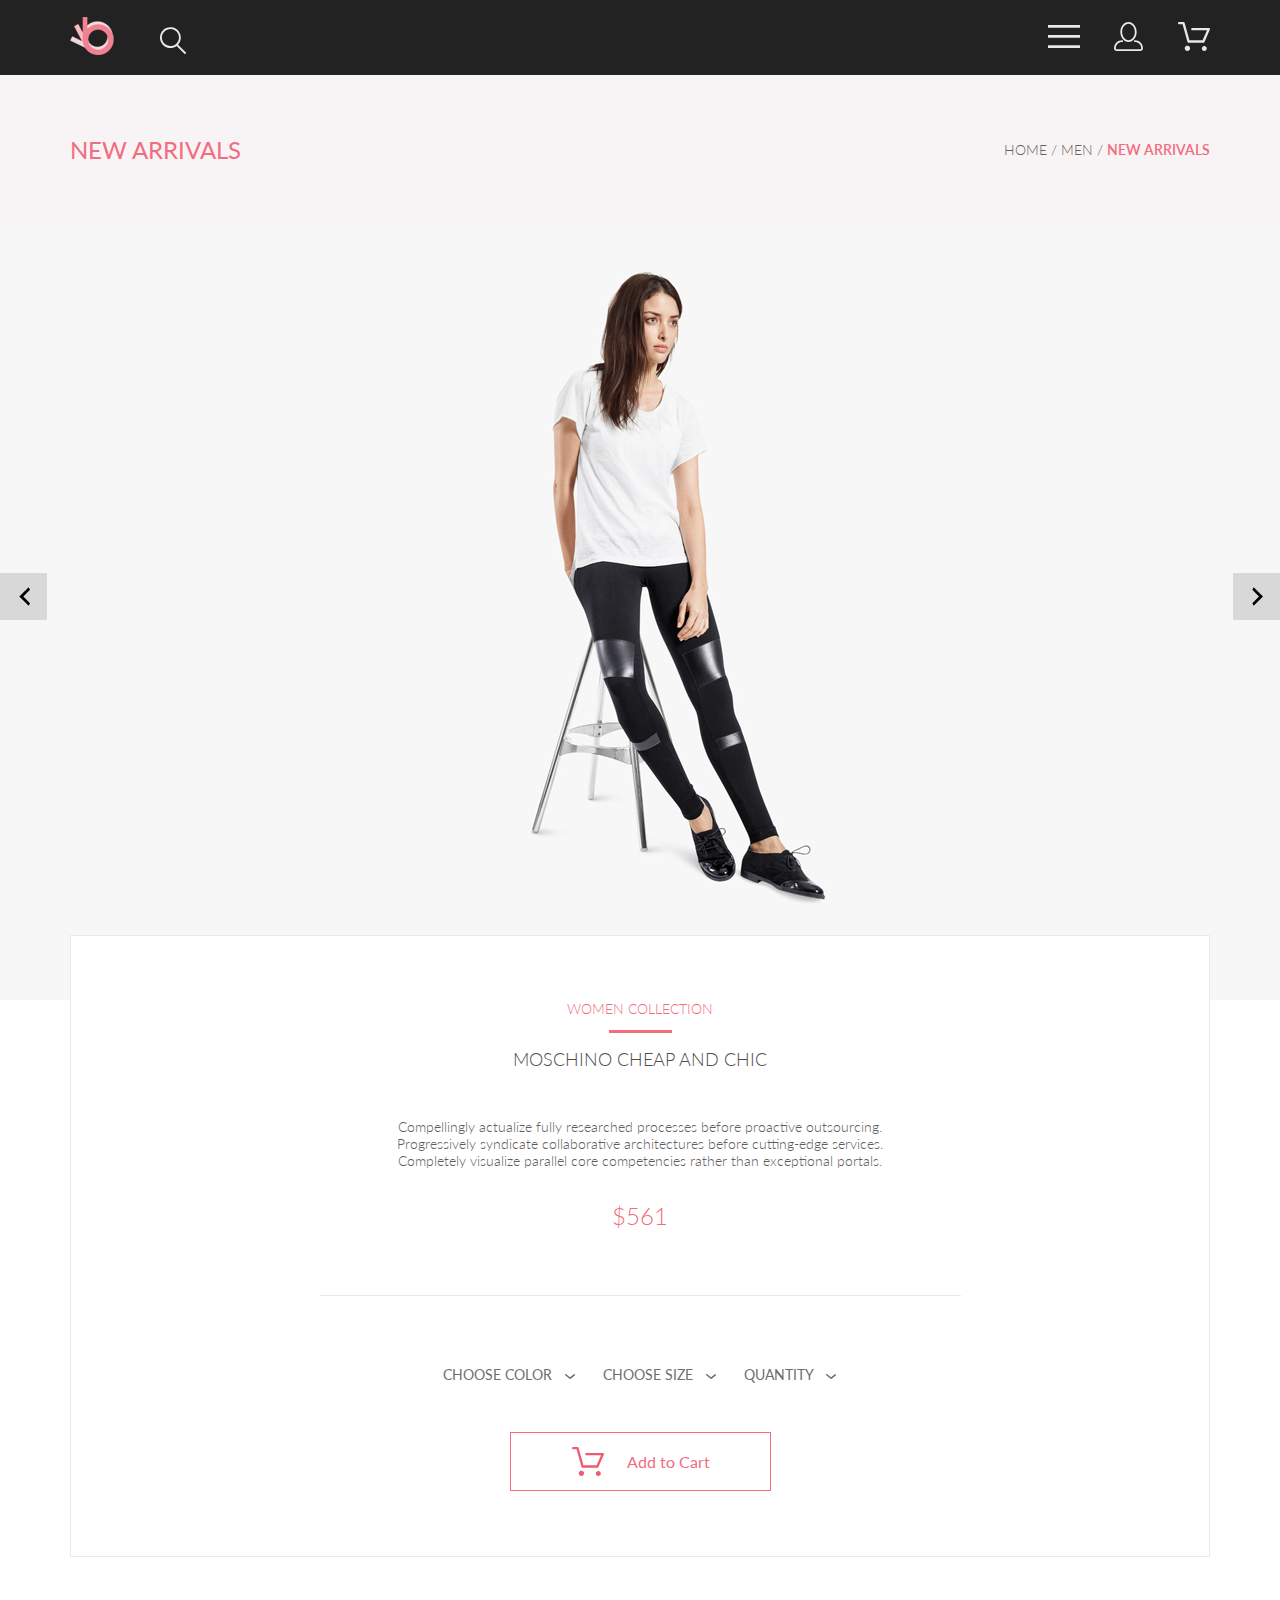
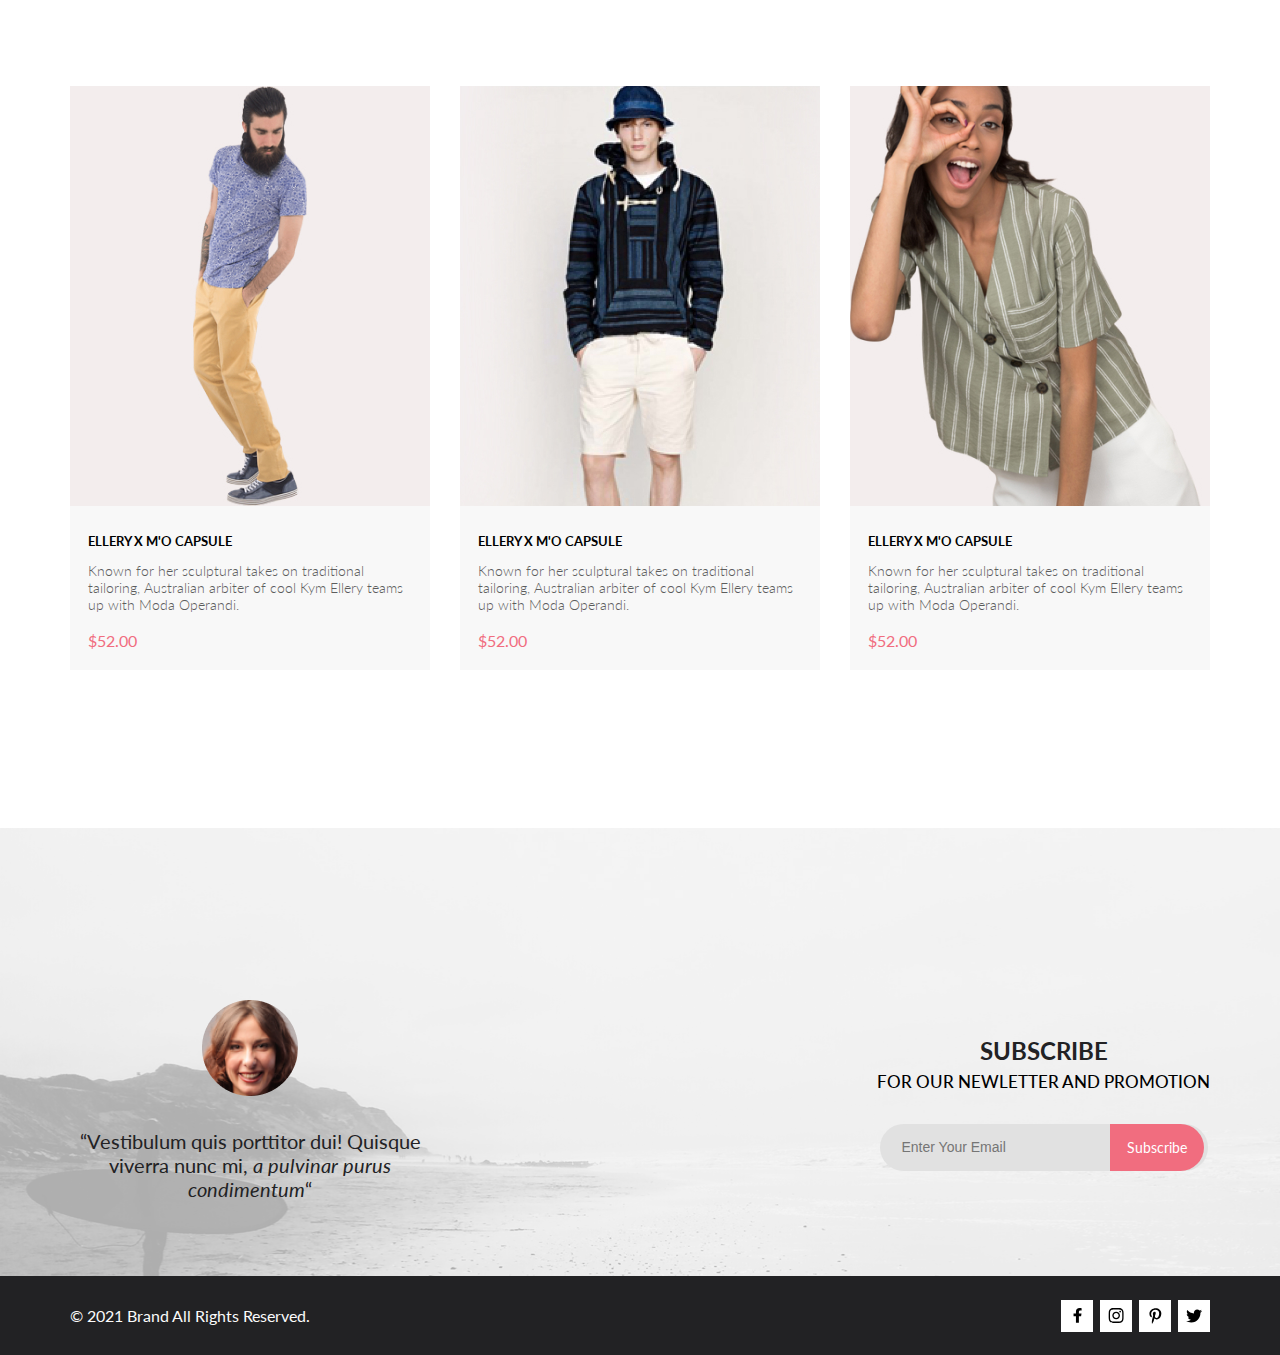
<file: product.html>
<!DOCTYPE html>
<html lang="en">

<head>
    <meta charset="UTF-8">
    <meta name="viewport" content="width=device-width, initial-scale=1.0">
    <title>Document</title>
    <link rel="stylesheet" href="styles/style.css">
    <link rel="preconnect" href="https://fonts.gstatic.com">
    <link href="https://fonts.googleapis.com/css2?family=Lato:wght@100&display=swap" rel="stylesheet">
    <link href="https://fonts.googleapis.com/css2?family=Lato:wght@200&display=swap" rel="stylesheet">
    <link href="https://fonts.googleapis.com/css2?family=Lato:wght@300&display=swap" rel="stylesheet">
    <link href="https://fonts.googleapis.com/css2?family=Lato:wght@400&display=swap" rel="stylesheet">
    <link href="https://fonts.googleapis.com/css2?family=Lato:wght@500&display=swap" rel="stylesheet">
    <link href="https://fonts.googleapis.com/css2?family=Lato:wght@600&display=swap" rel="stylesheet">
    <link href="https://fonts.googleapis.com/css2?family=Lato:wght@700&display=swap" rel="stylesheet">
    <link href="https://fonts.googleapis.com/css2?family=Lato:wght@800&display=swap" rel="stylesheet">
    <link href="https://fonts.googleapis.com/css2?family=Lato:wght@900&display=swap" rel="stylesheet">
</head>

<body>
    <header class="header center">
        <div class="header_left">
            <a href="index.html"><img src="img/logo.svg" alt="logo"></a>
            <a href="#"><img class="header_search" src="img/search.svg" alt="search"></a>
        </div>

        <div class="header_right">
            <input type="checkbox" name="switcher" id="switcher">
            <label for="switcher">
                <img src="img/menu.svg" alt="menu">
            </label>

            <nav class="drop">
                <img class="drop__img" src="img/close.svg" alt="close">
                <h3 class="drop__name">MENU</h3>

                <div class="drop__box">
                    <a href="catalog.html">
                        <h4 class="drop__heading">MAN</h4>
                    </a>
                    <ul>
                        <li><a class="drop_link" href="product.html">Accessories</a></li>
                        <li><a class="drop_link" href="product.html">Bags</a></li>
                        <li><a class="drop_link" href="product.html">Denim</a></li>
                        <li><a class="drop_link" href="product.html">T-Shirts</a></li>
                    </ul>
                </div>

                <div class="drop__box">
                    <a href="catalog.html">
                        <h4 class="drop__heading">WOMAN</h4>
                    </a>
                    <ul>
                        <li><a class="drop_link" href="product.html">Accessories</a></li>
                        <li><a class="drop_link" href="product.html">Jackets & Coats</a></li>
                        <li><a class="drop_link" href="product.html">Polos</a></li>
                        <li><a class="drop_link" href="product.html">T-Shirts</a></li>
                        <li><a class="drop_link" href="product.html">Shirts</a></li>
                    </ul>
                </div>

                <div class="drop__box">
                    <a href="catalog.html">
                        <h4 class="drop__heading">KIDS</h4>
                    </a>
                    <ul>
                        <li><a class="drop_link" href="product.html">Accessories</a></li>
                        <li><a class="drop_link" href="product.html">Jackets & Coats</a></li>
                        <li><a class="drop_link" href="product.html">Polos</a></li>
                        <li><a class="drop_link" href="product.html">T-Shirts</a></li>
                        <li><a class="drop_link" href="product.html">Shirts</a></li>
                        <li><a class="drop_link" href="product.html">Bags</a></li>
                    </ul>
                </div>
            </nav>

            <a class="hidden" href="#"><img class="header_account" src="img/account.svg" alt="account"></a>
            <a class="hidden" href="cart.html"><img src="img/cart.svg" alt="cart"></a>
        </div>
    </header>

    <nav class="catalog_top center">
        <h2 class="catalog_top-heading">NEW ARRIVALS</h2>
        <p class="catalog_top-text">
            <a class="link-brown" href="index.html">HOME</a> / <a class="link-brown" href="catalog.html">MEN</a> / <a
                class="link-pink" href="product.html">NEW ARRIVALS</a>
        </p>
    </nav>

    <div class="product">
        <div class="product_switch">
            <svg class="product_arrow" width="9" height="14" viewBox="0 0 9 14" fill="none"
                xmlns="http://www.w3.org/2000/svg">
                <path d="M8.99512 2L3.99512 7L8.99512 12L7.99512 14L0.995117 7L7.99512 0L8.99512 2Z" fill="black" />
            </svg>
        </div>


        <img src="img/product_back.png" alt="product">

        <div class="product_switch">
            <svg class="product_arrow" width="9" height="14" viewBox="0 0 9 14" fill="none"
                xmlns="http://www.w3.org/2000/svg">
                <path d="M0.994995 12L5.995 7L0.994995 2L1.995 0L8.995 7L1.995 14L0.994995 12Z" fill="black" />
            </svg>
        </div>
    </div>

    <div class="product_description">
        <p class="product_type">WOMEN COLLECTION</p>
        <div class="border"></div>
        <h3 class="product_heading">MOSCHINO CHEAP AND CHIC</h3>
        <p class="product_text">Compellingly actualize fully researched processes before proactive outsourcing.
            Progressively syndicate
            collaborative architectures before cutting-edge services. Completely visualize parallel core
            competencies rather than exceptional portals.</p>
        <p class="product_price">$561</p>

        <div class="add_border"></div>

        <div class="product_add">
            <div class="product_parameters">
                <a class="product_choice" href="#">
                    CHOOSE COLOR
                    <img class="product_img" src="img/filter_arrow.svg" alt="choose">
                </a>
                <a class="product_choice" href="#">
                    CHOOSE SIZE
                    <img class="product_img" src="img/filter_arrow.svg" alt="choose">
                </a>
                <a class="product_choice" href="#">
                    QUANTITY
                    <img class="product_img" src="img/filter_arrow.svg" alt="choose">
                </a>
            </div>

            <div class="product_button">
                <a class="add_button" href="#">
                    <svg class="button_img" width="33" height="29" viewBox="0 0 33 29" fill="none"
                        xmlns="http://www.w3.org/2000/svg">
                        <path
                            d="M27.199 29C26.5512 28.9738 25.9396 28.6948 25.4952 28.2227C25.0509 27.7506 24.8094 27.1232 24.8225 26.475C24.8356 25.8269 25.1023 25.2097 25.5653 24.7559C26.0283 24.3022 26.6508 24.048 27.2991 24.048C27.9474 24.048 28.5697 24.3022 29.0327 24.7559C29.4957 25.2097 29.7624 25.8269 29.7755 26.475C29.7886 27.1232 29.5471 27.7506 29.1028 28.2227C28.6585 28.6948 28.0468 28.9738 27.399 29H27.199ZM7.75098 26.32C7.75098 25.79 7.90815 25.2718 8.20264 24.8311C8.49712 24.3904 8.91569 24.0469 9.4054 23.844C9.8951 23.6412 10.434 23.5881 10.9539 23.6915C11.4737 23.7949 11.9512 24.0502 12.326 24.425C12.7009 24.7998 12.9562 25.2773 13.0596 25.7972C13.163 26.317 13.1098 26.8559 12.907 27.3456C12.7041 27.8353 12.3606 28.2539 11.9199 28.5483C11.4792 28.8428 10.9611 29 10.431 29C10.0789 29.0003 9.73017 28.9311 9.40479 28.7966C9.0794 28.662 8.78374 28.4646 8.53467 28.2158C8.28559 27.9669 8.08805 27.6713 7.95325 27.3461C7.81844 27.0208 7.74902 26.6721 7.74902 26.32H7.75098ZM11.551 20.686C11.2916 20.6868 11.039 20.6024 10.8322 20.4457C10.6253 20.2891 10.4756 20.0689 10.406 19.819L5.573 2.36401H2.18005C1.86657 2.36401 1.56591 2.23947 1.34424 2.01781C1.12257 1.79614 0.998047 1.49549 0.998047 1.18201C0.998047 0.868519 1.12257 0.567873 1.34424 0.346205C1.56591 0.124537 1.86657 5.81268e-06 2.18005 5.81268e-06H6.46106C6.72055 -0.00080736 6.97309 0.0837201 7.17981 0.240568C7.38653 0.397416 7.53589 0.617884 7.60498 0.868006L12.438 18.323H25.616L29.999 8.27501H15.399C15.2409 8.27961 15.0834 8.25242 14.9359 8.19507C14.7884 8.13771 14.6539 8.05134 14.5404 7.94108C14.4269 7.83082 14.3366 7.69891 14.275 7.55315C14.2134 7.40739 14.1816 7.25075 14.1816 7.0925C14.1816 6.93426 14.2134 6.77762 14.275 6.63186C14.3366 6.4861 14.4269 6.35419 14.5404 6.24393C14.6539 6.13367 14.7884 6.0473 14.9359 5.98994C15.0834 5.93259 15.2409 5.90541 15.399 5.91001H31.812C32.0077 5.90996 32.2003 5.95866 32.3724 6.05172C32.5446 6.14478 32.6908 6.27926 32.798 6.44301C32.9058 6.60729 32.9714 6.79569 32.9889 6.99145C33.0063 7.18721 32.9752 7.38424 32.8981 7.565L27.493 19.977C27.4007 20.1876 27.249 20.3668 27.0565 20.4927C26.864 20.6186 26.6391 20.6858 26.4091 20.686H11.551Z"
                            fill="#EF5B70" />
                    </svg>
                    <p class="button_text">Add to Cart</p>
                </a>
            </div>
        </div>
    </div>

    <section class="goods center product_goods">
        <div class="goods_items">
            <div class="item item-mb item-mr-mini">
                <a href="product.html"><img class="item_img" src="img/goods_item-4.jpg" alt="item"></a>

                <a class="item_add" href="#"><img src="img/item_cart.svg" alt="cart">Add to Cart</a>

                <div class="item_description">
                    <a href="product.html">
                        <h3 class="item_heading">ELLERY X M'O CAPSULE</h3>
                    </a>
                    <p class="item_text">Known for her sculptural takes on traditional tailoring, Australian arbiter
                        of
                        cool
                        Kym Ellery teams
                        up with Moda Operandi.</p>
                    <p class="item_price">$52.00</p>
                </div>
            </div>

            <div class="item item-mb">
                <a href="product.html"><img class="item_img" src="img/goods_item-3.jpg" alt="item"></a>

                <a class="item_add" href="#"><img src="img/item_cart.svg" alt="cart">Add to Cart</a>

                <div class="item_description">
                    <a href="product.html">
                        <h3 class="item_heading">ELLERY X M'O CAPSULE</h3>
                    </a>
                    <p class="item_text">Known for her sculptural takes on traditional tailoring, Australian arbiter
                        of
                        cool
                        Kym Ellery teams
                        up with Moda Operandi.</p>
                    <p class="item_price">$52.00</p>
                </div>
            </div>

            <div class="item item-mb">
                <a href="product.html"><img class="item_img" src="img/goods_item-6.jpg" alt="item"></a>

                <a class="item_add" href="#"><img src="img/item_cart.svg" alt="cart">Add to Cart</a>

                <div class="item_description">
                    <a href="product.html">
                        <h3 class="item_heading">ELLERY X M'O CAPSULE</h3>
                    </a>
                    <p class="item_text">Known for her sculptural takes on traditional tailoring, Australian arbiter
                        of
                        cool
                        Kym Ellery teams
                        up with Moda Operandi.</p>
                    <p class="item_price">$52.00</p>
                </div>
            </div>
        </div>
    </section>

    <footer class="footer">
        <div class="footer_top center">
            <figure class="footer_top-right">
                <img class="footer_img" src="img/footer_photo.png" alt="photo">
                <figcaption class="footer_top-text">“Vestibulum quis porttitor dui! Quisque viverra nunc mi, <i>a
                        pulvinar purus
                        condimentum</i>“</figcaption>
            </figure>

            <div class="footer_top-left">
                <h3 class="subscribe_heading">SUBSCRIBE</h3>
                <p class="subscribe_text">FOR OUR NEWLETTER AND PROMOTION</p>

                <form class="subscribe_form" action="#">
                    <input class="subscribe_input" type="email" placeholder="Enter Your Email">
                    <a class="subscribe_button" href="registration.html">Subscribe</a>
                </form>
            </div>
        </div>

        <div class="footer_bottom center">
            <p class="footer_copy">&copy; 2021 Brand All Rights Reserved.</p>

            <div class="footer_social">
                <a class="social_link" href="#">
                    <div class="social">
                        <svg class="social_img" width="9" height="15" viewBox="0 0 9 15" fill="none"
                            xmlns="http://www.w3.org/2000/svg">
                            <path
                                d="M8.08836 8.28L8.50686 5.61602H5.89022V3.88729C5.89022 3.15847 6.25574 2.44806 7.42765 2.44806H8.61722V0.179975C8.61722 0.179975 7.53772 0 6.50561 0C4.35073 0 2.9422 1.27593 2.9422 3.5857V5.61602H0.546875V8.28H2.9422V14.72H5.89022V8.28H8.08836Z"
                                fill="black" />
                        </svg>
                    </div>
                </a>

                <a class="social_link" href="#">
                    <div class="social">
                        <svg class="social_img" width="16" height="15" viewBox="0 0 16 15" fill="none"
                            xmlns="http://www.w3.org/2000/svg">
                            <path
                                d="M8.13897 3.68159C6.02383 3.68159 4.31774 5.38491 4.31774 7.49663C4.31774 9.60835 6.02383 11.3117 8.13897 11.3117C10.2541 11.3117 11.9602 9.60835 11.9602 7.49663C11.9602 5.38491 10.2541 3.68159 8.13897 3.68159ZM8.13897 9.9769C6.77211 9.9769 5.65467 8.8646 5.65467 7.49663C5.65467 6.12866 6.76878 5.01636 8.13897 5.01636C9.50915 5.01636 10.6233 6.12866 10.6233 7.49663C10.6233 8.8646 9.50583 9.9769 8.13897 9.9769ZM13.0078 3.52554C13.0078 4.02026 12.6087 4.41538 12.1165 4.41538C11.621 4.41538 11.2252 4.01694 11.2252 3.52554C11.2252 3.03413 11.6243 2.63569 12.1165 2.63569C12.6087 2.63569 13.0078 3.03413 13.0078 3.52554ZM15.5386 4.42866C15.4821 3.23667 15.2094 2.18081 14.3347 1.31089C13.4634 0.440967 12.4058 0.168701 11.2119 0.108936C9.9814 0.039209 6.29321 0.039209 5.0627 0.108936C3.8721 0.165381 2.81453 0.437646 1.93987 1.30757C1.06522 2.17749 0.795836 3.23335 0.735973 4.42534C0.666134 5.65386 0.666134 9.33608 0.735973 10.5646C0.79251 11.7566 1.06522 12.8124 1.93987 13.6824C2.81453 14.5523 3.86878 14.8246 5.0627 14.8843C6.29321 14.9541 9.9814 14.9541 11.2119 14.8843C12.4058 14.8279 13.4634 14.5556 14.3347 13.6824C15.2061 12.8124 15.4788 11.7566 15.5386 10.5646C15.6085 9.33608 15.6085 5.65718 15.5386 4.42866ZM13.949 11.8828C13.6895 12.5335 13.1874 13.0349 12.5322 13.2972C11.5511 13.6857 9.22314 13.596 8.13897 13.596C7.05479 13.596 4.72348 13.6824 3.74573 13.2972C3.09389 13.0382 2.59171 12.5369 2.32898 11.8828C1.93987 10.9033 2.02967 8.57905 2.02967 7.49663C2.02967 6.41421 1.9432 4.08667 2.32898 3.1105C2.58838 2.45972 3.09056 1.95835 3.74573 1.69604C4.7268 1.30757 7.05479 1.39722 8.13897 1.39722C9.22314 1.39722 11.5545 1.31089 12.5322 1.69604C13.184 1.95503 13.6862 2.4564 13.949 3.1105C14.3381 4.08999 14.2483 6.41421 14.2483 7.49663C14.2483 8.57905 14.3381 10.9066 13.949 11.8828Z"
                                fill="black" />
                        </svg>
                    </div>
                </a>

                <a class="social_link" href="#">
                    <div class="social">
                        <svg class="social_img" width="13" height="16" viewBox="0 0 13 16" fill="none"
                            xmlns="http://www.w3.org/2000/svg">
                            <path
                                d="M6.74032 0.203125C3.55564 0.203125 0.408203 2.34063 0.408203 5.8C0.408203 8 1.63738 9.25 2.38233 9.25C2.68963 9.25 2.86655 8.3875 2.86655 8.14375C2.86655 7.85313 2.13091 7.23438 2.13091 6.025C2.13091 3.5125 4.03055 1.73125 6.4889 1.73125C8.60271 1.73125 10.1671 2.94062 10.1671 5.1625C10.1671 6.82187 9.50597 9.93437 7.36422 9.93437C6.59133 9.93437 5.93018 9.37187 5.93018 8.56563C5.93018 7.38438 6.74963 6.24062 6.74963 5.02187C6.74963 2.95312 3.835 3.32812 3.835 5.82812C3.835 6.35313 3.90018 6.93437 4.13298 7.4125C3.70463 9.26875 2.82931 12.0344 2.82931 13.9469C2.82931 14.5375 2.91311 15.1188 2.96899 15.7094C3.07452 15.8281 3.02175 15.8156 3.18316 15.7563C4.74757 13.6 4.69169 13.1781 5.3994 10.3562C5.78119 11.0875 6.76826 11.4812 7.55046 11.4812C10.8469 11.4812 12.3275 8.24688 12.3275 5.33125C12.3275 2.22813 9.66427 0.203125 6.74032 0.203125Z"
                                fill="black" />
                        </svg>
                    </div>
                </a>

                <a class="social_link" href="#">
                    <div class="social">
                        <svg class="social_img" width="17" height="14" viewBox="0 0 17 14" fill="none"
                            xmlns="http://www.w3.org/2000/svg">
                            <path
                                d="M14.417 3.74052C14.427 3.88264 14.427 4.0248 14.427 4.16692C14.427 8.50192 11.1498 13.4969 5.15986 13.4969C3.31448 13.4969 1.60022 12.9588 0.158203 12.0248C0.420396 12.0552 0.67247 12.0654 0.944752 12.0654C2.46741 12.0654 3.8691 11.5476 4.98843 10.6644C3.5565 10.6339 2.3565 9.68977 1.94305 8.39027C2.14475 8.4207 2.34642 8.44102 2.5582 8.44102C2.85063 8.44102 3.14308 8.40039 3.41533 8.32936C1.92291 8.02477 0.803551 6.70498 0.803551 5.11108V5.07048C1.23715 5.31414 1.74139 5.46642 2.2758 5.4867C1.39849 4.89786 0.823727 3.8928 0.823727 2.75573C0.823727 2.14661 0.985041 1.58823 1.26741 1.10092C2.87077 3.09077 5.28086 4.39023 7.98334 4.53239C7.93293 4.28873 7.90266 4.03495 7.90266 3.78114C7.90266 1.97402 9.35477 0.501953 11.1598 0.501953C12.0976 0.501953 12.9446 0.897891 13.5396 1.53748C14.2757 1.39536 14.9816 1.12123 15.6068 0.745609C15.3648 1.50705 14.8505 2.14664 14.1749 2.5527C14.8304 2.48167 15.4657 2.29889 16.0505 2.04511C15.6069 2.69483 15.0522 3.27348 14.417 3.74052Z"
                                fill="black" />
                        </svg>
                    </div>
                </a>
            </div>
        </div>
    </footer>
</body>

</html>
</file>
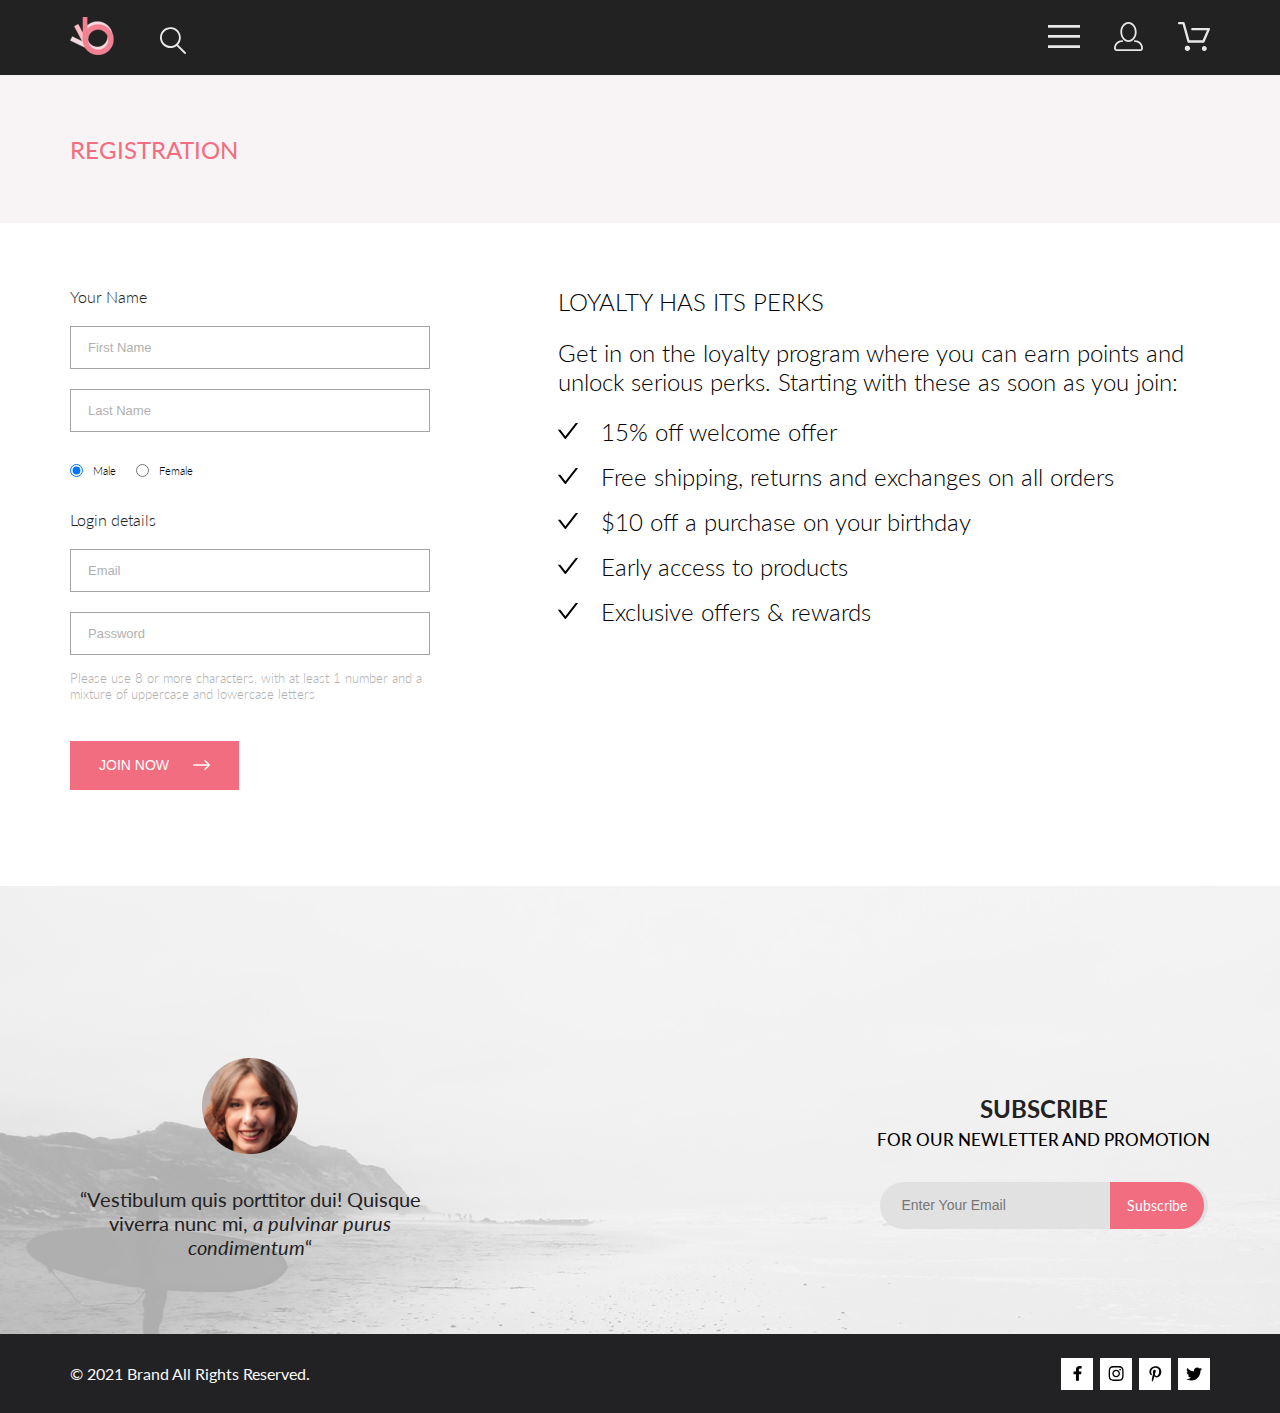
<file: registration.html>
<!DOCTYPE html>
<html lang="en">

<head>
    <meta charset="UTF-8">
    <meta name="viewport" content="width=device-width, initial-scale=1.0">
    <title>Document</title>
    <link rel="stylesheet" href="styles/style.css">
    <link rel="preconnect" href="https://fonts.gstatic.com">
    <link href="https://fonts.googleapis.com/css2?family=Lato:wght@100&display=swap" rel="stylesheet">
    <link href="https://fonts.googleapis.com/css2?family=Lato:wght@200&display=swap" rel="stylesheet">
    <link href="https://fonts.googleapis.com/css2?family=Lato:wght@300&display=swap" rel="stylesheet">
    <link href="https://fonts.googleapis.com/css2?family=Lato:wght@400&display=swap" rel="stylesheet">
    <link href="https://fonts.googleapis.com/css2?family=Lato:wght@500&display=swap" rel="stylesheet">
    <link href="https://fonts.googleapis.com/css2?family=Lato:wght@600&display=swap" rel="stylesheet">
    <link href="https://fonts.googleapis.com/css2?family=Lato:wght@700&display=swap" rel="stylesheet">
    <link href="https://fonts.googleapis.com/css2?family=Lato:wght@800&display=swap" rel="stylesheet">
    <link href="https://fonts.googleapis.com/css2?family=Lato:wght@900&display=swap" rel="stylesheet">
</head>

<body>
    <header class="header center">
        <div class="header_left">
            <a href="index.html"><img src="img/logo.svg" alt="logo"></a>
            <a href="#"><img class="header_search" src="img/search.svg" alt="search"></a>
        </div>

        <div class="header_right">
            <input type="checkbox" name="switcher" id="switcher">
            <label for="switcher">
                <img src="img/menu.svg" alt="menu">
            </label>

            <nav class="drop">
                <img class="drop__img" src="img/close.svg" alt="close">
                <h3 class="drop__name">MENU</h3>

                <div class="drop__box">
                    <a href="catalog.html">
                        <h4 class="drop__heading">MAN</h4>
                    </a>
                    <ul>
                        <li><a class="drop_link" href="product.html">Accessories</a></li>
                        <li><a class="drop_link" href="product.html">Bags</a></li>
                        <li><a class="drop_link" href="product.html">Denim</a></li>
                        <li><a class="drop_link" href="product.html">T-Shirts</a></li>
                    </ul>
                </div>

                <div class="drop__box">
                    <a href="catalog.html">
                        <h4 class="drop__heading">WOMAN</h4>
                    </a>
                    <ul>
                        <li><a class="drop_link" href="product.html">Accessories</a></li>
                        <li><a class="drop_link" href="product.html">Jackets & Coats</a></li>
                        <li><a class="drop_link" href="product.html">Polos</a></li>
                        <li><a class="drop_link" href="product.html">T-Shirts</a></li>
                        <li><a class="drop_link" href="product.html">Shirts</a></li>
                    </ul>
                </div>

                <div class="drop__box">
                    <a href="catalog.html">
                        <h4 class="drop__heading">KIDS</h4>
                    </a>
                    <ul>
                        <li><a class="drop_link" href="product.html">Accessories</a></li>
                        <li><a class="drop_link" href="product.html">Jackets & Coats</a></li>
                        <li><a class="drop_link" href="product.html">Polos</a></li>
                        <li><a class="drop_link" href="product.html">T-Shirts</a></li>
                        <li><a class="drop_link" href="product.html">Shirts</a></li>
                        <li><a class="drop_link" href="product.html">Bags</a></li>
                    </ul>
                </div>
            </nav>

            <a class="hidden" href="#"><img class="header_account" src="img/account.svg" alt="account"></a>
            <a class="hidden" href="cart.html"><img src="img/cart.svg" alt="cart"></a>
        </div>
    </header>

    <nav class="catalog_top center">
        <h2 class="catalog_top-heading">REGISTRATION</h2>
    </nav>

    <div class="registration center">
        <form class="registration_form" action="#">
            <label class="registration_label" for="name">Your Name</label>
            <input class="registration_input input_mb" required type="text" name="name" id="name"
                placeholder="First Name">
            <input class="registration_input" type="text" name="last-name" id="last-name" placeholder="Last Name">

            <div class="registration_check">
                <input type="radio" checked name="sex" id="male"><label class="check_ml check_mr"
                    for="male">Male</label>
                <input type="radio" name="sex" id="female"><label class="check_ml" for="female">Female</label>
            </div>

            <label class="registration_label" for="email">Login details</label>
            <input class="registration_input input_mb" required type="email" name="email" id="email"
                placeholder="Email">
            <input class="registration_input" required type="password" name="password" id="password"
                placeholder="Password">
            <p class="registration_text">Please use 8 or more characters, with at least 1 number and a mixture of
                uppercase and lowercase letters
            </p>

            <button class="registration_button" type="submit">JOIN NOW <img src="img/join.svg" alt=""></button>
        </form>

        <section class="loyalty">
            <h3 class="loyalty_heading">LOYALTY HAS ITS PERKS</h3>
            <p class="loyalty_text">Get in on the loyalty program where you can earn points and unlock serious perks.
                Starting with these as
                soon as you join:</p>
            <ul class="loyalty_list">
                <li class="loyalty_point">15% off welcome offer</li>
                <li class="loyalty_point">Free shipping, returns and exchanges on all orders</li>
                <li class="loyalty_point">$10 off a purchase on your birthday</li>
                <li class="loyalty_point">Early access to products</li>
                <li class="loyalty_point">Exclusive offers & rewards</li>
            </ul>
        </section>
    </div>

    <footer class="footer">
        <div class="footer_top center">
            <figure class="footer_top-right">
                <img class="footer_img" src="img/footer_photo.png" alt="photo">
                <figcaption class="footer_top-text">“Vestibulum quis porttitor dui! Quisque viverra nunc mi, <i>a
                        pulvinar purus
                        condimentum</i>“</figcaption>
            </figure>

            <div class="footer_top-left">
                <h3 class="subscribe_heading">SUBSCRIBE</h3>
                <p class="subscribe_text">FOR OUR NEWLETTER AND PROMOTION</p>

                <form class="subscribe_form" action="#">
                    <input class="subscribe_input" type="email" placeholder="Enter Your Email">
                    <a class="subscribe_button" href="registration.html">Subscribe</a>
                </form>
            </div>
        </div>

        <div class="footer_bottom center">
            <p class="footer_copy">&copy; 2021 Brand All Rights Reserved.</p>

            <div class="footer_social">
                <a class="social_link" href="#">
                    <div class="social">
                        <svg class="social_img" width="9" height="15" viewBox="0 0 9 15" fill="none"
                            xmlns="http://www.w3.org/2000/svg">
                            <path
                                d="M8.08836 8.28L8.50686 5.61602H5.89022V3.88729C5.89022 3.15847 6.25574 2.44806 7.42765 2.44806H8.61722V0.179975C8.61722 0.179975 7.53772 0 6.50561 0C4.35073 0 2.9422 1.27593 2.9422 3.5857V5.61602H0.546875V8.28H2.9422V14.72H5.89022V8.28H8.08836Z"
                                fill="black" />
                        </svg>
                    </div>
                </a>

                <a class="social_link" href="#">
                    <div class="social">
                        <svg class="social_img" width="16" height="15" viewBox="0 0 16 15" fill="none"
                            xmlns="http://www.w3.org/2000/svg">
                            <path
                                d="M8.13897 3.68159C6.02383 3.68159 4.31774 5.38491 4.31774 7.49663C4.31774 9.60835 6.02383 11.3117 8.13897 11.3117C10.2541 11.3117 11.9602 9.60835 11.9602 7.49663C11.9602 5.38491 10.2541 3.68159 8.13897 3.68159ZM8.13897 9.9769C6.77211 9.9769 5.65467 8.8646 5.65467 7.49663C5.65467 6.12866 6.76878 5.01636 8.13897 5.01636C9.50915 5.01636 10.6233 6.12866 10.6233 7.49663C10.6233 8.8646 9.50583 9.9769 8.13897 9.9769ZM13.0078 3.52554C13.0078 4.02026 12.6087 4.41538 12.1165 4.41538C11.621 4.41538 11.2252 4.01694 11.2252 3.52554C11.2252 3.03413 11.6243 2.63569 12.1165 2.63569C12.6087 2.63569 13.0078 3.03413 13.0078 3.52554ZM15.5386 4.42866C15.4821 3.23667 15.2094 2.18081 14.3347 1.31089C13.4634 0.440967 12.4058 0.168701 11.2119 0.108936C9.9814 0.039209 6.29321 0.039209 5.0627 0.108936C3.8721 0.165381 2.81453 0.437646 1.93987 1.30757C1.06522 2.17749 0.795836 3.23335 0.735973 4.42534C0.666134 5.65386 0.666134 9.33608 0.735973 10.5646C0.79251 11.7566 1.06522 12.8124 1.93987 13.6824C2.81453 14.5523 3.86878 14.8246 5.0627 14.8843C6.29321 14.9541 9.9814 14.9541 11.2119 14.8843C12.4058 14.8279 13.4634 14.5556 14.3347 13.6824C15.2061 12.8124 15.4788 11.7566 15.5386 10.5646C15.6085 9.33608 15.6085 5.65718 15.5386 4.42866ZM13.949 11.8828C13.6895 12.5335 13.1874 13.0349 12.5322 13.2972C11.5511 13.6857 9.22314 13.596 8.13897 13.596C7.05479 13.596 4.72348 13.6824 3.74573 13.2972C3.09389 13.0382 2.59171 12.5369 2.32898 11.8828C1.93987 10.9033 2.02967 8.57905 2.02967 7.49663C2.02967 6.41421 1.9432 4.08667 2.32898 3.1105C2.58838 2.45972 3.09056 1.95835 3.74573 1.69604C4.7268 1.30757 7.05479 1.39722 8.13897 1.39722C9.22314 1.39722 11.5545 1.31089 12.5322 1.69604C13.184 1.95503 13.6862 2.4564 13.949 3.1105C14.3381 4.08999 14.2483 6.41421 14.2483 7.49663C14.2483 8.57905 14.3381 10.9066 13.949 11.8828Z"
                                fill="black" />
                        </svg>
                    </div>
                </a>

                <a class="social_link" href="#">
                    <div class="social">
                        <svg class="social_img" width="13" height="16" viewBox="0 0 13 16" fill="none"
                            xmlns="http://www.w3.org/2000/svg">
                            <path
                                d="M6.74032 0.203125C3.55564 0.203125 0.408203 2.34063 0.408203 5.8C0.408203 8 1.63738 9.25 2.38233 9.25C2.68963 9.25 2.86655 8.3875 2.86655 8.14375C2.86655 7.85313 2.13091 7.23438 2.13091 6.025C2.13091 3.5125 4.03055 1.73125 6.4889 1.73125C8.60271 1.73125 10.1671 2.94062 10.1671 5.1625C10.1671 6.82187 9.50597 9.93437 7.36422 9.93437C6.59133 9.93437 5.93018 9.37187 5.93018 8.56563C5.93018 7.38438 6.74963 6.24062 6.74963 5.02187C6.74963 2.95312 3.835 3.32812 3.835 5.82812C3.835 6.35313 3.90018 6.93437 4.13298 7.4125C3.70463 9.26875 2.82931 12.0344 2.82931 13.9469C2.82931 14.5375 2.91311 15.1188 2.96899 15.7094C3.07452 15.8281 3.02175 15.8156 3.18316 15.7563C4.74757 13.6 4.69169 13.1781 5.3994 10.3562C5.78119 11.0875 6.76826 11.4812 7.55046 11.4812C10.8469 11.4812 12.3275 8.24688 12.3275 5.33125C12.3275 2.22813 9.66427 0.203125 6.74032 0.203125Z"
                                fill="black" />
                        </svg>
                    </div>
                </a>

                <a class="social_link" href="#">
                    <div class="social">
                        <svg class="social_img" width="17" height="14" viewBox="0 0 17 14" fill="none"
                            xmlns="http://www.w3.org/2000/svg">
                            <path
                                d="M14.417 3.74052C14.427 3.88264 14.427 4.0248 14.427 4.16692C14.427 8.50192 11.1498 13.4969 5.15986 13.4969C3.31448 13.4969 1.60022 12.9588 0.158203 12.0248C0.420396 12.0552 0.67247 12.0654 0.944752 12.0654C2.46741 12.0654 3.8691 11.5476 4.98843 10.6644C3.5565 10.6339 2.3565 9.68977 1.94305 8.39027C2.14475 8.4207 2.34642 8.44102 2.5582 8.44102C2.85063 8.44102 3.14308 8.40039 3.41533 8.32936C1.92291 8.02477 0.803551 6.70498 0.803551 5.11108V5.07048C1.23715 5.31414 1.74139 5.46642 2.2758 5.4867C1.39849 4.89786 0.823727 3.8928 0.823727 2.75573C0.823727 2.14661 0.985041 1.58823 1.26741 1.10092C2.87077 3.09077 5.28086 4.39023 7.98334 4.53239C7.93293 4.28873 7.90266 4.03495 7.90266 3.78114C7.90266 1.97402 9.35477 0.501953 11.1598 0.501953C12.0976 0.501953 12.9446 0.897891 13.5396 1.53748C14.2757 1.39536 14.9816 1.12123 15.6068 0.745609C15.3648 1.50705 14.8505 2.14664 14.1749 2.5527C14.8304 2.48167 15.4657 2.29889 16.0505 2.04511C15.6069 2.69483 15.0522 3.27348 14.417 3.74052Z"
                                fill="black" />
                        </svg>
                    </div>
                </a>
            </div>
        </div>
    </footer>
</body>

</html>
</file>
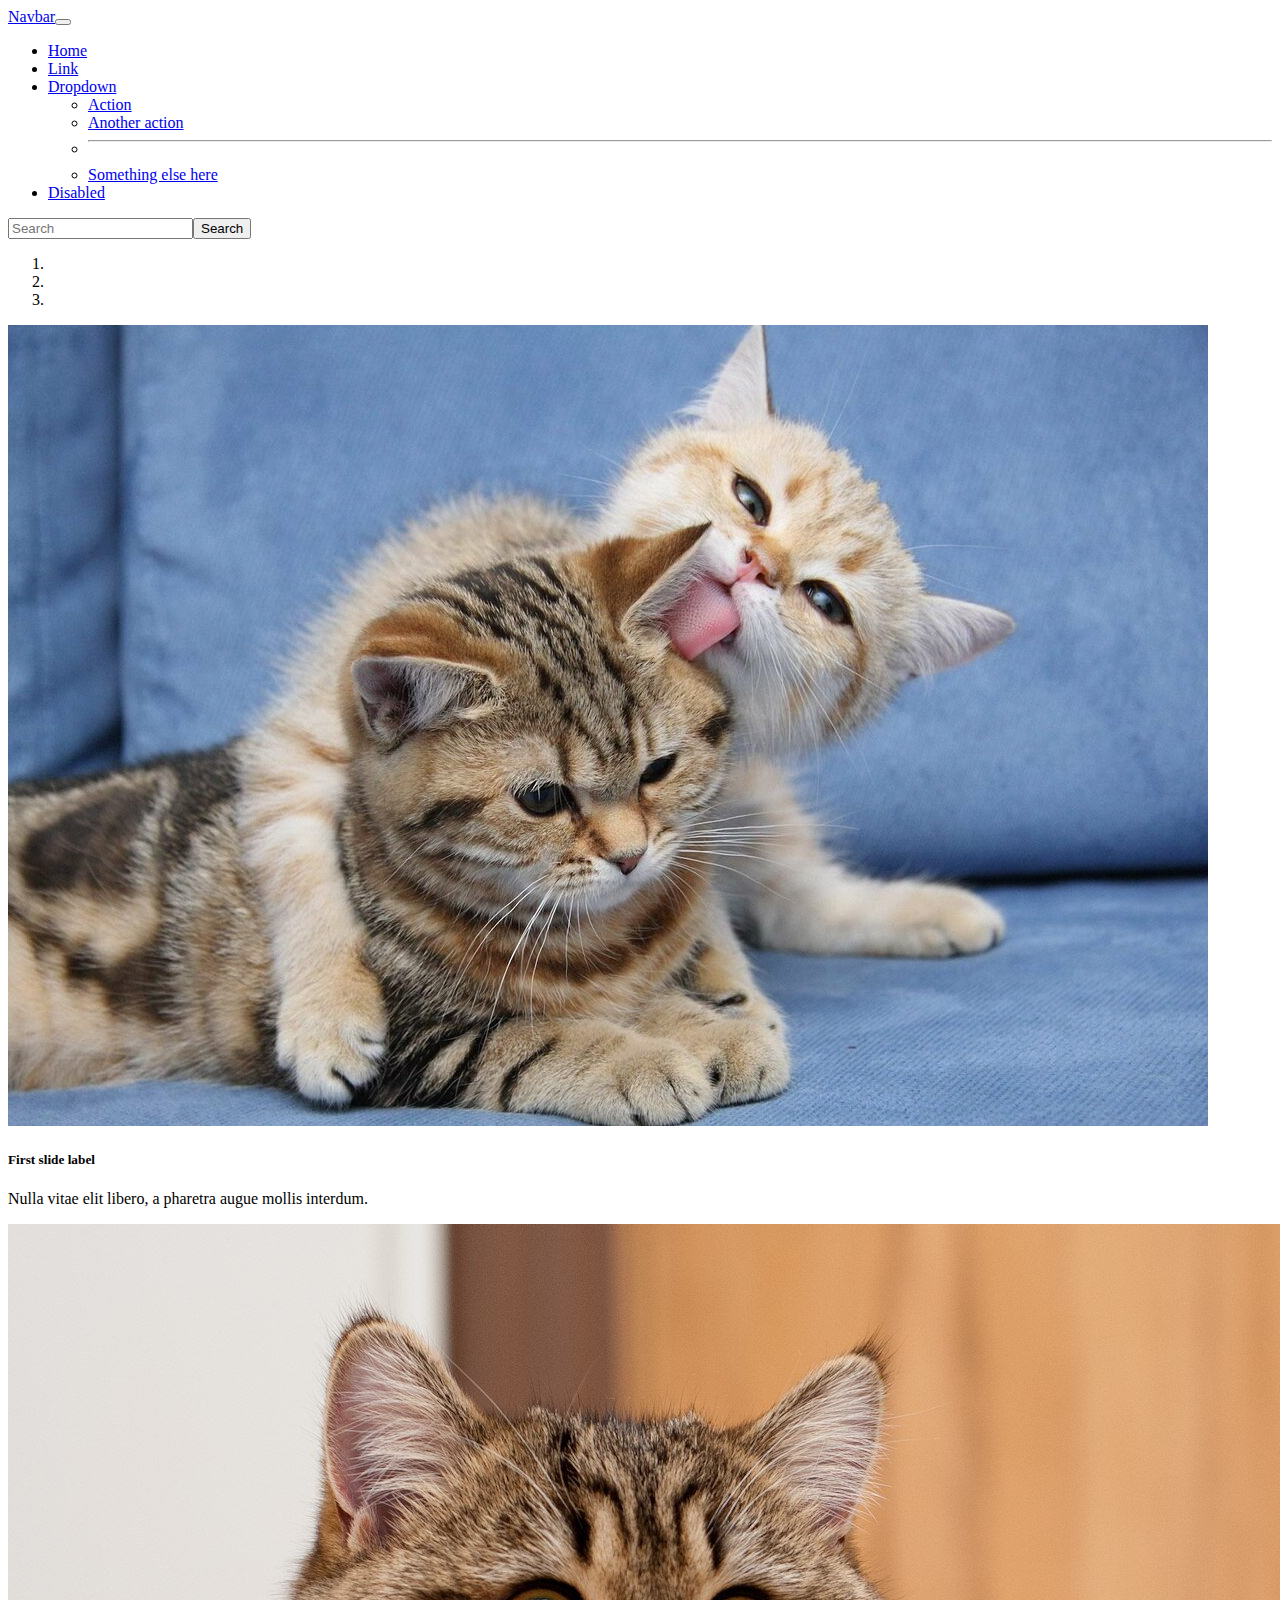
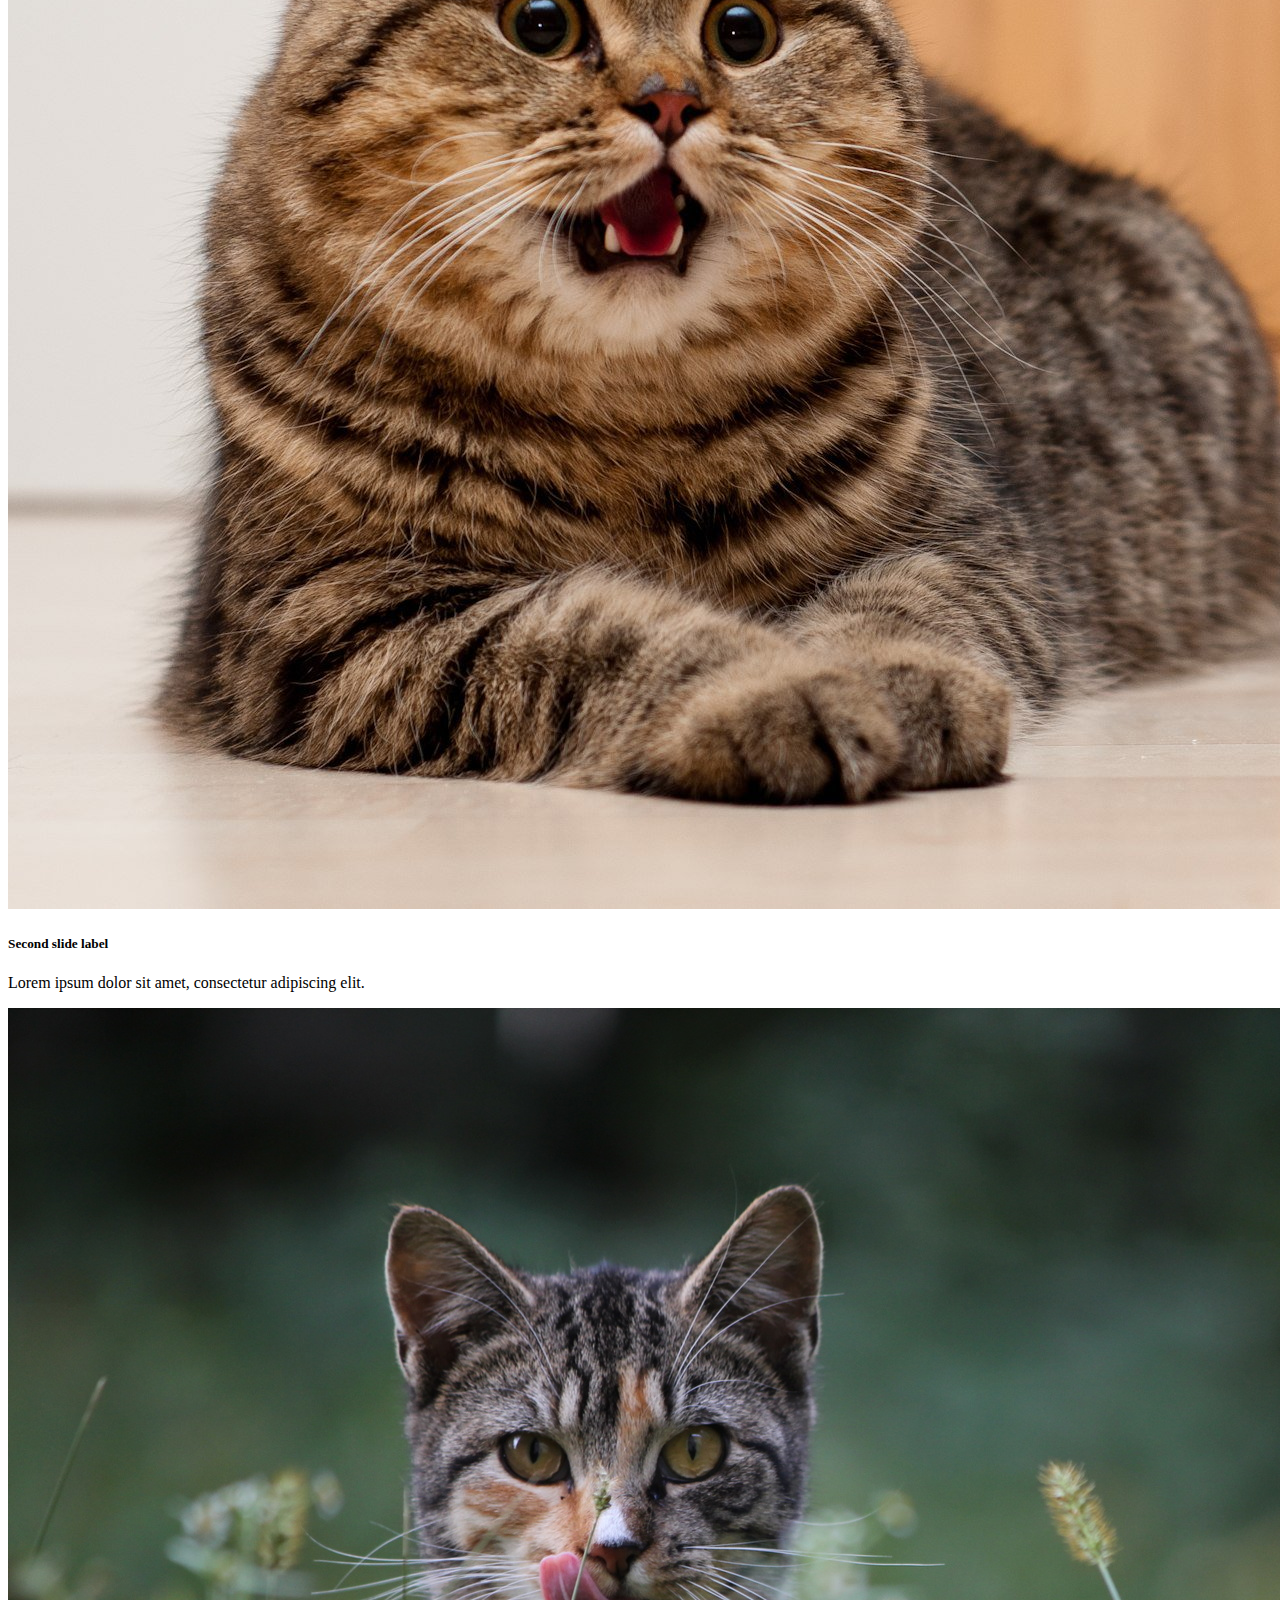
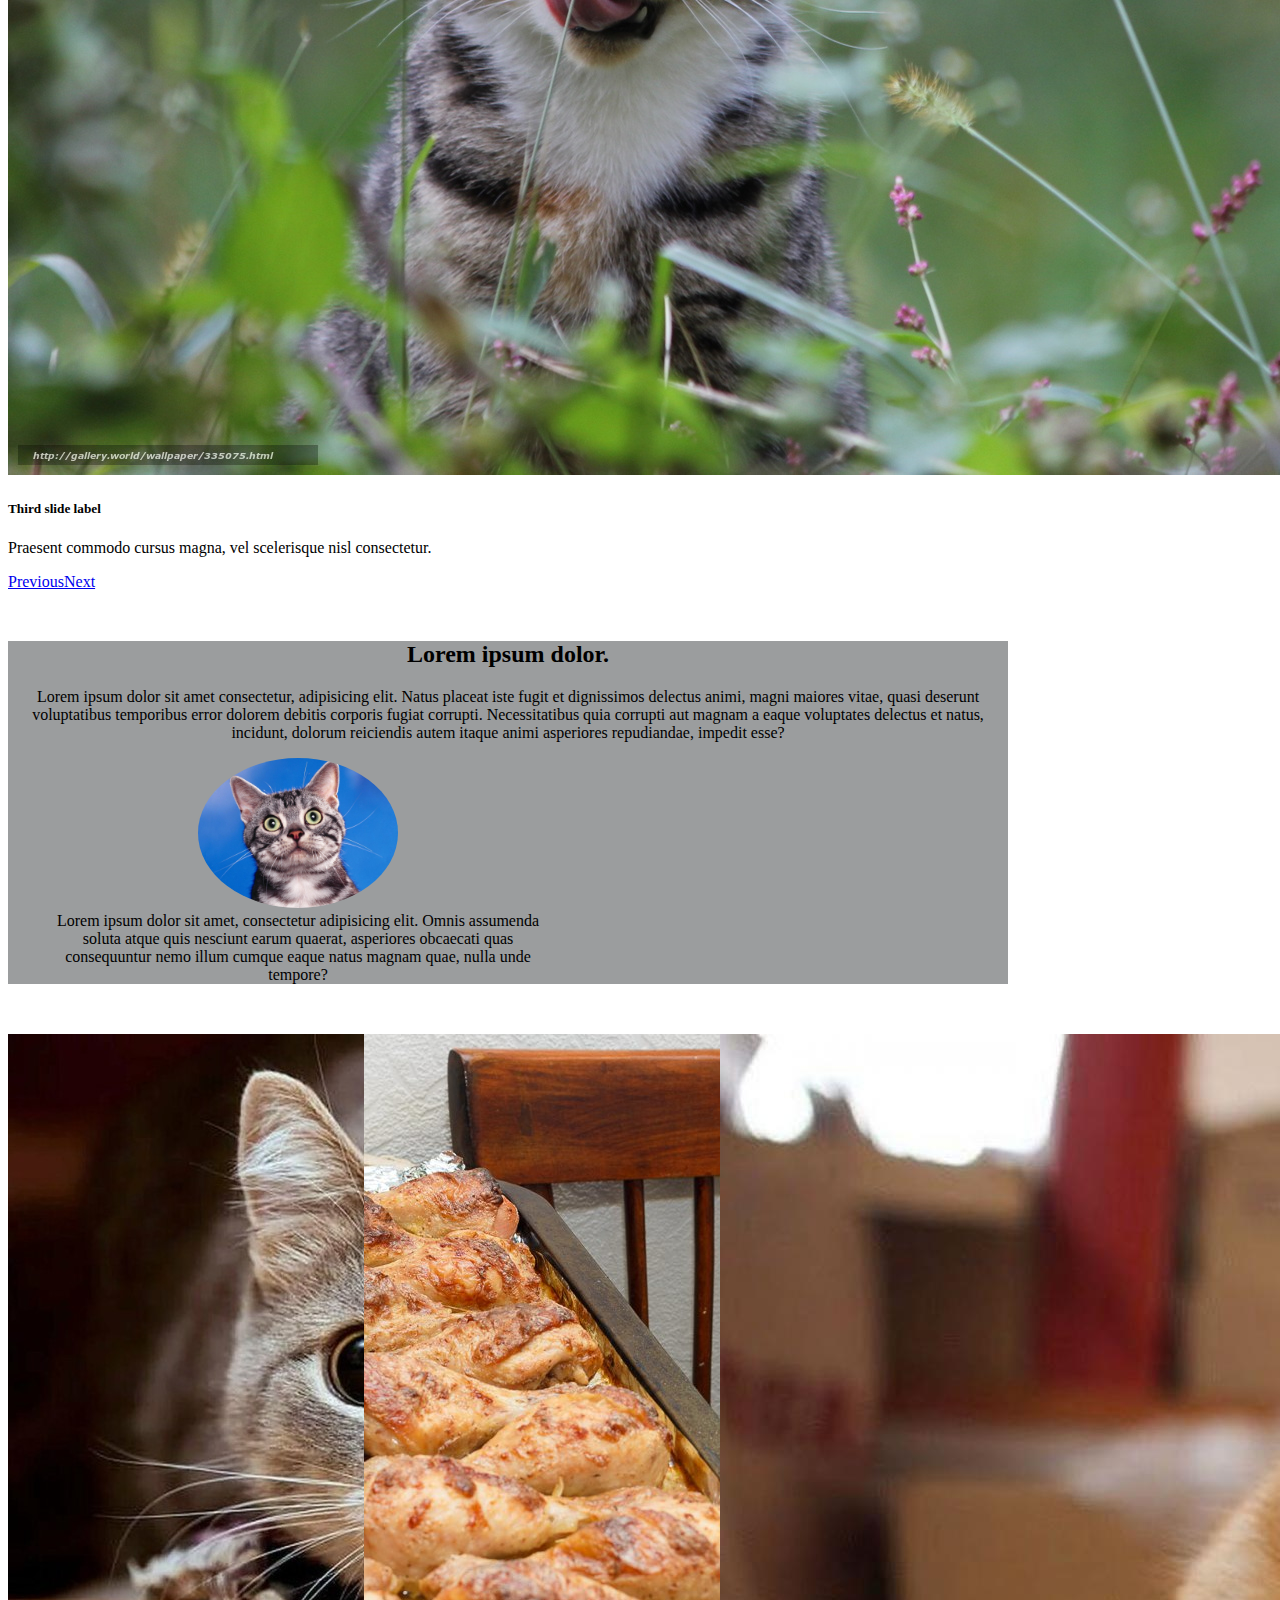
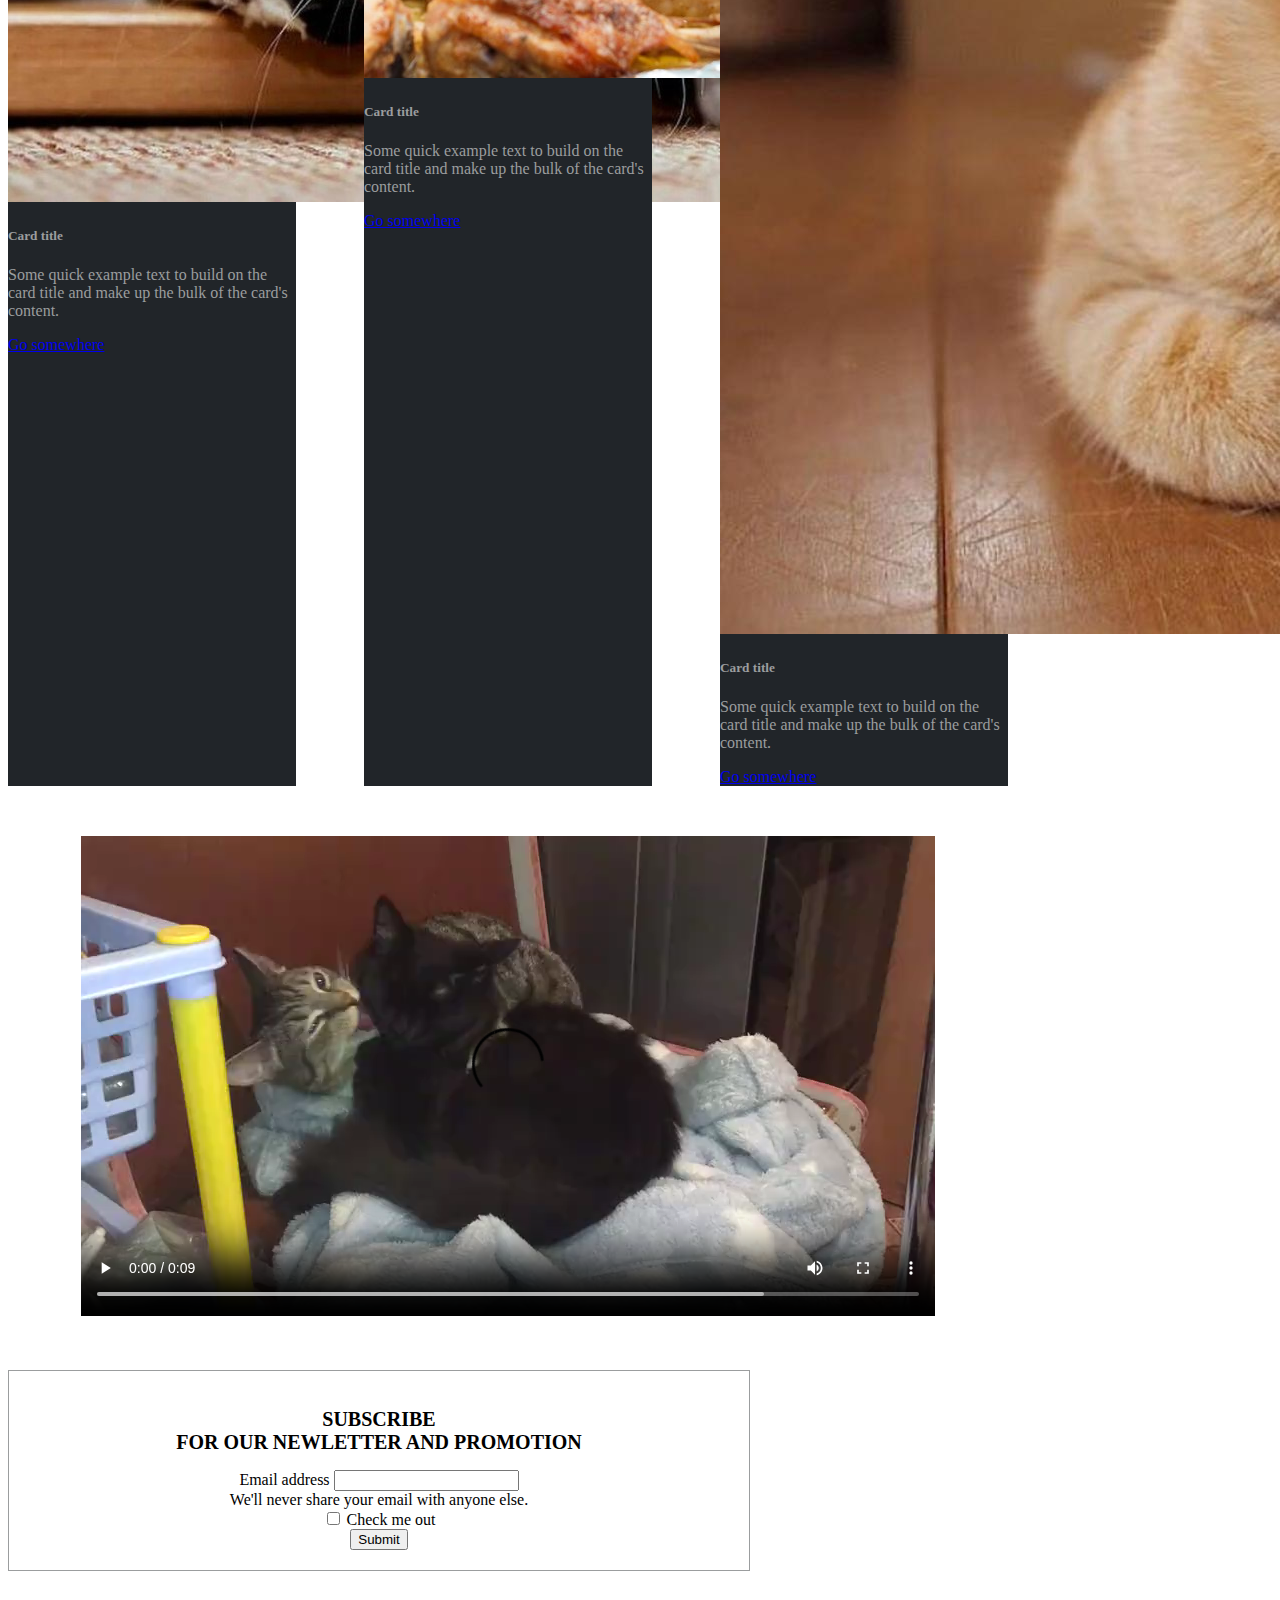
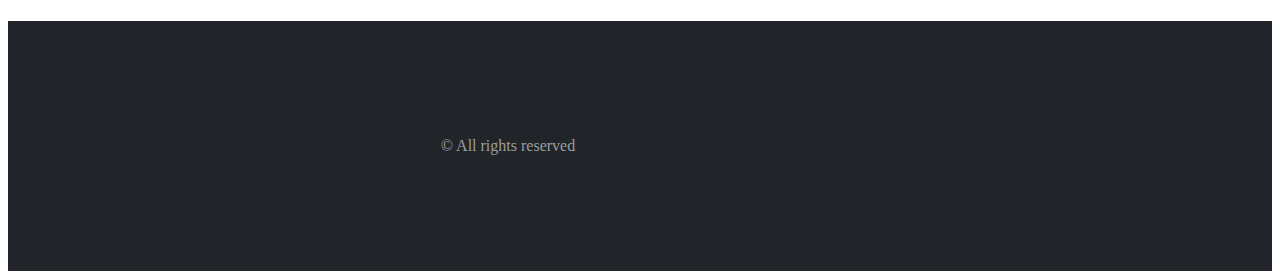
<file: extra/bootstrap.html>
<!doctype html>
<html lang="en">

<head>
    <meta charset="utf-8">
    <meta name="viewport" content="width=device-width, initial-scale=1">
    <link href="https://cdn.jsdelivr.net/npm/bootstrap@5.0.0-beta1/dist/css/bootstrap.min.css" rel="stylesheet"
        integrity="sha384-giJF6kkoqNQ00vy+HMDP7azOuL0xtbfIcaT9wjKHr8RbDVddVHyTfAAsrekwKmP1" crossorigin="anonymous">

    <title>Trying Bootstrap</title>

    <style>
        .container {
            width: 1000px;
        }

        .content {
            text-align: center;
            margin-top: 50px;
            margin-bottom: 50px;
            background-color: #9b9d9e;
        }

        .figure {
            width: 500px;
        }

        .cat_icon {
            width: 200px;
            border-radius: 50%;
        }

        .cards {
            display: flex;
            justify-content: space-between;
        }

        .card {
            background-color: #212529;
            color: #9b9d9e;
        }

        .video {
            display: flex;
            justify-content: center;
            margin-top: 50px;
            margin-bottom: 50px;
        }

        .form {
            border: 1px solid #9b9d9e;
            margin-bottom: 50px;
            padding: 20px;
            width: 700px;
            display: flex;
            flex-direction: column;
            justify-content: center;
            align-items: center;
            text-align: center;
        }

        .form_heading {
            font-size: 20px;
        }

        .footer {
            background-color: #212529;
            height: 150px;
            text-align: center;
            color: #9b9d9e;
            padding-top: 100px;
        }
    </style>
</head>

<body>
    <nav class="navbar navbar-expand-lg navbar-dark bg-dark">
        <div class="container-fluid"><a class="navbar-brand" href="#">Navbar</a><button class="navbar-toggler"
                type="button" data-bs-toggle="collapse" data-bs-target="#navbarSupportedContent"
                aria-controls="navbarSupportedContent" aria-expanded="false" aria-label="Toggle navigation"><span
                    class="navbar-toggler-icon"></span></button>
            <div class="collapse navbar-collapse" id="navbarSupportedContent">
                <ul class="navbar-nav me-auto mb-2 mb-lg-0">
                    <li class="nav-item"><a class="nav-link active" aria-current="page" href="#">Home</a></li>
                    <li class="nav-item"><a class="nav-link" href="#">Link</a></li>
                    <li class="nav-item dropdown"><a class="nav-link dropdown-toggle" href="#" id="navbarDropdown"
                            role="button" data-bs-toggle="dropdown" aria-expanded="false">Dropdown </a>
                        <ul class="dropdown-menu" aria-labelledby="navbarDropdown">
                            <li><a class="dropdown-item" href="#">Action</a></li>
                            <li><a class="dropdown-item" href="#">Another action</a></li>
                            <li>
                                <hr class="dropdown-divider">
                            </li>
                            <li><a class="dropdown-item" href="#">Something else here</a></li>
                        </ul>
                    </li>
                    <li class="nav-item"><a class="nav-link disabled" href="#" tabindex="-1"
                            aria-disabled="true">Disabled</a></li>
                </ul>
                <form class="d-flex"><input class="form-control me-2" type="search" placeholder="Search"
                        aria-label="Search"><button class="btn btn-outline-success" type="submit">Search</button></form>
            </div>
        </div>
    </nav>

    <div id="carouselExampleDark" class="carousel carousel-dark slide" data-bs-ride="carousel">
        <ol class="carousel-indicators">
            <li data-bs-target="#carouselExampleDark" data-bs-slide-to="0" class="active"></li>
            <li data-bs-target="#carouselExampleDark" data-bs-slide-to="1"></li>
            <li data-bs-target="#carouselExampleDark" data-bs-slide-to="2"></li>
        </ol>
        <div class="carousel-inner container">
            <div class="carousel-item active" data-bs-interval="10000"><img src="cat-1.jpg" class="d-block w-100"
                    alt="...">
                <div class=" carousel-caption d-none d-md-block">
                    <h5>First slide label</h5>
                    <p>Nulla vitae elit libero,
                        a pharetra augue mollis interdum.</p>
                </div>
            </div>
            <div class="carousel-item" data-bs-interval="2000"><img src="cat-2.jpg" class="d-block w-100" alt="...">
                <div class="carousel-caption d-none d-md-block">
                    <h5>Second slide label</h5>
                    <p>Lorem ipsum dolor sit amet,
                        consectetur adipiscing elit.</p>
                </div>
            </div>
            <div class="carousel-item"><img src="cat-3.jpg" class="d-block w-100" alt="...">
                <div class="carousel-caption d-none d-md-block">
                    <h5>Third slide label</h5>
                    <p>Praesent commodo cursus magna,
                        vel scelerisque nisl consectetur.</p>
                </div>
            </div>
        </div>
        <a class="carousel-control-prev" href="#carouselExampleDark" role="button" data-bs-slide="prev"><span
                class="carousel-control-prev-icon" aria-hidden="true"></span><span
                class="visually-hidden">Previous</span></a><a class="carousel-control-next" href="#carouselExampleDark"
            role="button" data-bs-slide="next"><span class="carousel-control-next-icon" aria-hidden="true"></span><span
                class="visually-hidden">Next</span></a>
    </div>

    <section class="content container">
        <h2>Lorem ipsum dolor.</h2>
        <p>Lorem ipsum dolor sit amet consectetur, adipisicing elit. Natus placeat iste fugit et dignissimos delectus
            animi, magni maiores vitae, quasi deserunt voluptatibus temporibus error dolorem debitis corporis fugiat
            corrupti. Necessitatibus quia corrupti aut magnam a eaque voluptates delectus et natus, incidunt, dolorum
            reiciendis autem itaque animi asperiores repudiandae, impedit esse?</p>

        <figure class="figure">
            <img class="cat_icon" src="icon.jpg" alt="">
            <figcaption>
                Lorem ipsum dolor sit amet, consectetur adipisicing elit. Omnis assumenda soluta atque quis nesciunt
                earum quaerat, asperiores obcaecati quas consequuntur nemo illum cumque eaque natus magnam quae, nulla
                unde tempore?
            </figcaption>
        </figure>
    </section>

    <div class="cards container">
        <div class="card" style="width: 18rem;">
            <img src="card-1.jpg" class="card-img-top" alt="...">
            <div class="card-body">
                <h5 class="card-title">Card title</h5>
                <p class="card-text">Some quick example text to build on the card title and make up the bulk of the
                    card's content.</p>
                <a href="#" class="btn btn-outline-success">Go somewhere</a>
            </div>
        </div>

        <div class="card" style="width: 18rem;">
            <img src="card-2.png" class="card-img-top" alt="...">
            <div class="card-body">
                <h5 class="card-title">Card title</h5>
                <p class="card-text">Some quick example text to build on the card title and make up the bulk of the
                    card's content.</p>
                <a href="#" class="btn btn-outline-success">Go somewhere</a>
            </div>
        </div>

        <div class="card" style="width: 18rem;">
            <img src="card-3.jpg" class="card-img-top" alt="...">
            <div class="card-body">
                <h5 class="card-title">Card title</h5>
                <p class="card-text">Some quick example text to build on the card title and make up the bulk of the
                    card's content.</p>
                <a href="#" class="btn btn-outline-success">Go somewhere</a>
            </div>
        </div>
    </div>

    <div class="video container">
        <div>
            <video controls src="cats.mp4"></video>
        </div>
    </div>

    <form class="form container">
        <h2 class="form_heading">SUBSCRIBE<br>
            FOR OUR NEWLETTER AND PROMOTION</h2>
        <div class="mb-3">
            <label for="exampleInputEmail1" class="form-label">Email address</label>
            <input type="email" class="form-control" id="exampleInputEmail1" aria-describedby="emailHelp">
            <div id="emailHelp" class="form-text">We'll never share your email with anyone else.</div>
        </div>
        <div class="mb-3 form-check">
            <input type="checkbox" class="form-check-input" id="exampleCheck1">
            <label class="form-check-label" for="exampleCheck1">Check me out</label>
        </div>
        <button type="submit" class="btn btn-success">Submit</button>
    </form>

    <footer class="footer">
        <div class="container">
            <p>&copy; All rights reserved</p>
        </div>
    </footer>

    <script src="https://cdn.jsdelivr.net/npm/bootstrap@5.0.0-beta1/dist/js/bootstrap.bundle.min.js"
        integrity="sha384-ygbV9kiqUc6oa4msXn9868pTtWMgiQaeYH7/t7LECLbyPA2x65Kgf80OJFdroafW"
        crossorigin="anonymous"></script>
</body>

</html>
</file>
<file: styles/style.css>
* {
  margin: 0;
  padding: 0;
  -webkit-box-sizing: border-box;
          box-sizing: border-box;
}

body {
  font-family: "Lato", sans-serif;
}

ul {
  list-style-type: none;
}

a {
  text-decoration: none;
}

summary, input, button {
  outline: none;
}

details summary::-webkit-details-marker {
  display: none;
}

.center {
  padding-left: calc(50% - 570px);
  padding-right: calc(50% - 570px);
}

.header {
  background-color: #222;
  display: -webkit-box;
  display: -ms-flexbox;
  display: flex;
  -webkit-box-align: center;
      -ms-flex-align: center;
          align-items: center;
  height: 75px;
  -webkit-box-pack: justify;
      -ms-flex-pack: justify;
          justify-content: space-between;
  position: relative;
}

.header_search {
  margin-left: 41px;
}

.header_right {
  display: -webkit-box;
  display: -ms-flexbox;
  display: flex;
  -webkit-box-align: center;
      -ms-flex-align: center;
          align-items: center;
}

.header_account {
  margin: 0 34px;
}

#switcher {
  position: absolute;
  visibility: hidden;
}

#switcher:checked ~ .drop {
  opacity: 1;
}

.drop {
  background-color: #FFFFFF;
  -webkit-box-shadow: 6px 4px 35px rgba(0, 0, 0, 0.21);
          box-shadow: 6px 4px 35px rgba(0, 0, 0, 0.21);
  padding: 37px 32px;
  position: absolute;
  top: 75px;
  right: 0;
  opacity: 0;
  width: 232px;
  height: 765px;
  -webkit-transition: all .3s;
  transition: all .3s;
  z-index: 1;
}

.drop__img {
  position: absolute;
  top: 16px;
  right: 16px;
  cursor: pointer;
}

.drop__name {
  font-size: 14px;
  line-height: 17px;
  color: #000000;
  font-weight: 600;
  margin-bottom: 24px;
}

.drop__box:not(:last-child) {
  margin-bottom: 20px;
}

.drop__box ul li:not(:last-child) {
  margin-bottom: 11px;
}

.drop__heading {
  font-size: 14px;
  line-height: 17px;
  color: #F16D7F;
  margin-bottom: 12px;
}

.drop_link {
  font-size: 14px;
  line-height: 17px;
  color: #6F6E6E;
  margin-left: 22px;
  -webkit-transition: color .2s;
  transition: color .2s;
}

.drop_link:hover {
  color: #F16D7F;
}

.top {
  display: -webkit-box;
  display: -ms-flexbox;
  display: flex;
}

.top_left {
  background-color: rgba(113, 103, 105, 0.08);
  -webkit-box-flex: 1;
      -ms-flex-positive: 1;
          flex-grow: 1;
  width: 100%;
  display: -webkit-box;
  display: -ms-flexbox;
  display: flex;
  -webkit-box-pack: end;
      -ms-flex-pack: end;
          justify-content: flex-end;
}

.top_img {
  display: block;
  max-width: 100%;
}

.top_right {
  background-color: #F1E4E6;
  width: 100%;
  display: -webkit-box;
  display: -ms-flexbox;
  display: flex;
}

.top_content {
  color: #222222;
  border-left: 12px solid #F16D7F;
  padding-left: 16px;
  margin-left: 64px;
  -ms-flex-item-align: center;
      -ms-grid-row-align: center;
      align-self: center;
}

.top_heading {
  font-size: 48px;
  line-height: 58px;
  font-weight: 800;
}

.top_text {
  font-size: 32px;
  font-weight: 600;
}

.top_text span {
  color: #F16D7F;
}

.offer {
  padding-top: 63px;
}

.offer_group {
  display: -webkit-box;
  display: -ms-flexbox;
  display: flex;
  -webkit-box-pack: justify;
      -ms-flex-pack: justify;
          justify-content: space-between;
  margin-bottom: 30px;
}

.offer_card {
  position: relative;
}

.offer_card:not(:last-child) {
  margin-right: 30px;
}

.offer_img {
  width: 100%;
}

.offer_text {
  position: absolute;
  text-align: center;
  top: 40%;
  left: 35%;
}

.offer_text-white {
  color: #fff;
  font-size: 16px;
  line-height: 19px;
  font-weight: 400;
}

.offer_text-pink {
  color: #F16D7F;
  font-size: 22px;
  font-weight: 600;
}

.offer_card_bottom {
  position: relative;
}

.offer_text_bottom {
  position: absolute;
  top: 40%;
  left: 43%;
  text-align: center;
}

.goods {
  padding-top: 97px;
  text-align: center;
  padding-bottom: 95px;
}

.goods_heading {
  font-size: 30px;
  line-height: 36px;
  color: #222222;
  font-weight: 500;
  margin-bottom: 6px;
}

.goods_text {
  font-size: 14px;
  line-height: 17px;
  color: #9F9F9F;
  margin-bottom: 48px;
}

.goods_items {
  display: -webkit-box;
  display: -ms-flexbox;
  display: flex;
  -ms-flex-wrap: wrap;
      flex-wrap: wrap;
  -webkit-box-pack: justify;
      -ms-flex-pack: justify;
          justify-content: space-between;
}

.item {
  background-color: #F8F8F8;
  width: 360px;
  position: relative;
}

.item:hover .item_img {
  -webkit-filter: brightness(40%);
          filter: brightness(40%);
  -webkit-transform: scale(1.05);
          transform: scale(1.05);
}

.item:hover .item_add {
  display: -webkit-box;
  display: -ms-flexbox;
  display: flex;
}

.item_img {
  width: 100%;
  -webkit-transition: -webkit-filter .5s, -webkit-transform .5s;
  transition: -webkit-filter .5s, -webkit-transform .5s;
  transition: filter .5s, transform .5s;
  transition: filter .5s, transform .5s, -webkit-filter .5s, -webkit-transform .5s;
}

.item_add {
  position: absolute;
  top: 188px;
  left: 111px;
  color: #fff;
  display: none;
  border: 1px solid #fff;
  padding: 10px 13px;
  font-size: 14px;
  line-height: 17px;
  -webkit-box-align: center;
      -ms-flex-align: center;
          align-items: center;
  -webkit-box-pack: center;
      -ms-flex-pack: center;
          justify-content: center;
  -webkit-transition: -webkit-box-shadow .3s;
  transition: -webkit-box-shadow .3s;
  transition: box-shadow .3s;
  transition: box-shadow .3s, -webkit-box-shadow .3s;
}

.item_add:hover {
  -webkit-box-shadow: 0 0 5px #fff;
          box-shadow: 0 0 5px #fff;
}

.item_add img {
  margin-right: 11px;
}

.item_description {
  text-align: left;
  padding: 24px 18px 20px;
}

.item_heading {
  font-size: 13px;
  line-height: 16px;
  color: #000;
  margin-bottom: 13px;
}

.item_text {
  font-size: 14px;
  line-height: 17px;
  color: #5D5D5D;
  margin-bottom: 18px;
  font-weight: 300;
}

.item_price {
  font-size: 16px;
  line-height: 19px;
  color: #F16D7F;
}

.item-mb {
  margin-bottom: 30px;
}

.goods_button {
  display: inline-block;
  font-size: 16px;
  line-height: 19px;
  color: #F16D7F;
  border: 1px solid #F16D7F;
  padding: 14px 38px;
  margin-top: 48px;
  -webkit-transition: background-color .3s, color .3s;
  transition: background-color .3s, color .3s;
}

.goods_button:hover {
  background-color: #F16D7F;
  color: #fff;
}

.advantages {
  background-color: #222224;
  display: -webkit-box;
  display: -ms-flexbox;
  display: flex;
  padding-top: 103px;
  padding-bottom: 104px;
}

.advantages_points {
  display: -webkit-box;
  display: -ms-flexbox;
  display: flex;
  -webkit-box-pack: justify;
      -ms-flex-pack: justify;
          justify-content: space-between;
}

.point {
  max-width: 360px;
  text-align: center;
}

.point_img {
  margin-bottom: 28px;
}

.point_heading, .point .point_text {
  color: #FBFBFB;
}

.point_heading {
  font-size: 20px;
  line-height: 24px;
  font-weight: 400;
  margin-bottom: 16px;
}

.point_text {
  font-size: 14px;
  line-height: 17px;
  font-weight: 300;
}

.footer_top {
  background-image: url("../img/footer_back.png");
  background-repeat: no-repeat;
  background-size: cover;
  background-position: center bottom;
  display: -webkit-box;
  display: -ms-flexbox;
  display: flex;
  -webkit-box-pack: justify;
      -ms-flex-pack: justify;
          justify-content: space-between;
  -webkit-box-align: center;
      -ms-flex-align: center;
          align-items: center;
  padding-top: 97px;
  height: 448px;
}

.footer_top-right {
  text-align: center;
  max-width: 360px;
}

.footer_img {
  margin-bottom: 30px;
}

.footer_top-text {
  font-size: 20px;
  line-height: 24px;
  color: #222224;
}

.footer_top-left {
  text-align: center;
}

.subscribe_heading {
  font-size: 24px;
  line-height: 40px;
  color: #222224;
}

.subscribe_text {
  font-weight: 500;
  font-size: 17px;
}

.subscribe_form {
  margin-top: 32px;
  position: relative;
}

.subscribe_input, .subscribe_button {
  font-size: 14px;
  line-height: 17px;
}

.subscribe_input {
  background-color: #E1E1E1;
  border: none;
  border-radius: 50px;
  padding: 15px 117px 15px 22px;
  width: 328px;
}

.subscribe_button {
  position: absolute;
  color: #fff;
  background-color: #F16D7F;
  padding: 15px 17px;
  border-top-right-radius: 50px;
  border-bottom-right-radius: 50px;
  left: 233px;
  -webkit-transition: background-color .3s;
  transition: background-color .3s;
}

.subscribe_button:hover {
  background-color: #e05c6e;
}

.footer_bottom {
  background-color: #222224;
  height: 79px;
  display: -webkit-box;
  display: -ms-flexbox;
  display: flex;
  -webkit-box-pack: justify;
      -ms-flex-pack: justify;
          justify-content: space-between;
  -webkit-box-align: center;
      -ms-flex-align: center;
          align-items: center;
}

.footer_copy {
  font-size: 16px;
  line-height: 19px;
  color: #FBFBFB;
}

.footer_social {
  display: -webkit-box;
  display: -ms-flexbox;
  display: flex;
}

.social_link:not(:last-child) {
  margin-right: 7px;
}

.social_link:hover .social_img path {
  fill: #fff;
}

.social {
  background-color: #fff;
  width: 32px;
  height: 32px;
  display: -webkit-box;
  display: -ms-flexbox;
  display: flex;
  -webkit-box-pack: center;
      -ms-flex-pack: center;
          justify-content: center;
  -webkit-transition: background-color .5s;
  transition: background-color .5s;
}

.social:hover {
  background-color: #F16D7F;
}

.social_img {
  -ms-flex-item-align: center;
      -ms-grid-row-align: center;
      align-self: center;
}

.social_img path {
  -webkit-transition: fill .3s;
  transition: fill .3s;
}

@media (max-width: 1441px) {
  .drop {
    height: auto;
  }
}

@media (max-width: 1025px) {
  .header, .offer, .footer_top, .footer_bottom {
    padding-left: 32px;
    padding-right: 32px;
  }
  .offer_text {
    left: 30%;
  }
  .goods {
    padding-top: 155px;
  }
  .goods_items {
    -webkit-box-pack: center;
        -ms-flex-pack: center;
            justify-content: center;
  }
  .item-mb-1024 {
    margin-bottom: 30px;
  }
  .item-mr {
    margin-right: 30px;
  }
}

@media (max-width: 769px) {
  .offer {
    padding-top: 20px;
  }
  .offer_group {
    margin-bottom: 20px;
  }
  .offer_card:not(:last-child) {
    margin-right: 20px;
  }
  .offer_text_bottom {
    top: 30%;
    left: 38%;
  }
  .text_left-1 {
    left: 20%;
  }
  .text_left-3 {
    left: 25%;
  }
  .goods {
    padding-bottom: 65px;
  }
  .goods_text {
    margin-bottom: 73px;
  }
  .goods_button {
    margin-top: 33px;
  }
  .item-mb, .item-mb-1024 {
    margin-bottom: 16px;
  }
  .item-mr {
    margin-right: 16px;
  }
  .advantages {
    padding-top: 48px;
    padding-bottom: 64px;
  }
  .advantages_points {
    -webkit-box-orient: vertical;
    -webkit-box-direction: normal;
        -ms-flex-direction: column;
            flex-direction: column;
    margin: 0 auto;
  }
  .point:not(:last-child) {
    margin-bottom: 48px;
  }
  .footer_top {
    -webkit-box-orient: vertical;
    -webkit-box-direction: normal;
        -ms-flex-direction: column;
            flex-direction: column;
    padding-top: 64px;
    padding-bottom: 140px;
    height: auto;
  }
  .footer_top-text {
    margin-bottom: 60px;
  }
  .subscribe_form {
    margin-top: 27px;
  }
}

@media (max-width: 426px) {
  .center {
    padding-left: 8px;
    padding-right: 8px;
  }
  .header {
    padding-right: 16px;
    padding-left: 16px;
  }
  .drop {
    width: 100%;
  }
  .hidden {
    display: none;
  }
  .top_right {
    padding-top: 148px;
    padding-bottom: 148px;
  }
  .top_content {
    margin: 0 auto;
  }
  .top_heading {
    font-size: 38px;
    line-height: 46px;
  }
  .top_text {
    font-size: 20px;
  }
  .offer {
    padding-top: 64px;
    margin-left: 8px;
    margin-right: 8px;
  }
  .offer_group {
    -webkit-box-orient: vertical;
    -webkit-box-direction: normal;
        -ms-flex-direction: column;
            flex-direction: column;
    margin-bottom: 0;
  }
  .offer_card {
    margin-bottom: 32px;
  }
  .offer_card:not(:last-child) {
    margin-right: 0;
  }
  .offer_card_bottom {
    height: 111px;
    background-image: url("../img/offer_card_bottom.png");
    background-repeat: no-repeat;
    background-position: center;
    background-size: cover;
  }
  .offer_text_bottom {
    left: 28%;
  }
  .text_left-1 {
    left: 32%;
  }
  .text_left-2 {
    left: 37%;
  }
  .text_left-3 {
    left: 34%;
  }
  .goods {
    padding-top: 64px;
    padding-bottom: 96px;
  }
  .goods_text {
    margin-bottom: 64px;
  }
  .goods_button {
    margin-top: 41px;
  }
  .item-mr {
    margin-right: 0;
  }
  .item-mb-mini {
    margin-bottom: 16px;
  }
  .advantages {
    padding-bottom: 81px;
  }
  .footer_top {
    background-position-x: -460px;
    padding-bottom: 110px;
  }
  .subscribe_form {
    margin-top: 22px;
  }
  .footer_bottom {
    -webkit-box-orient: vertical;
    -webkit-box-direction: reverse;
        -ms-flex-direction: column-reverse;
            flex-direction: column-reverse;
    height: auto;
    padding-top: 43px;
    padding-bottom: 9px;
  }
  .footer_social {
    margin-bottom: 40px;
  }
}

/*Catalog*/
.catalog_top {
  background-color: #F8F3F4;
  height: 148px;
  display: -webkit-box;
  display: -ms-flexbox;
  display: flex;
  -webkit-box-pack: justify;
      -ms-flex-pack: justify;
          justify-content: space-between;
  -webkit-box-align: center;
      -ms-flex-align: center;
          align-items: center;
}

.catalog_top-heading {
  font-size: 24px;
  line-height: 29px;
  color: #F16D7F;
  font-weight: 400;
}

.catalog_top-text {
  font-size: 14px;
  line-height: 17px;
  color: #636363;
  font-weight: 300;
}

.link-brown {
  color: #636363;
  font-weight: 300;
  -webkit-transition: color .2s;
  transition: color .2s;
}

.link-brown:hover {
  color: #F16D7F;
}

.link-pink {
  color: #F16D7F;
  font-weight: 600;
}

.goods_filter {
  display: -webkit-box;
  display: -ms-flexbox;
  display: flex;
  padding-top: 39px;
  padding-bottom: 65px;
  position: relative;
}

.filter {
  position: absolute;
  padding-top: 16px;
  padding-left: 16px;
}

.filter:hover .filter_text {
  color: #F16D7F;
}

.filter:hover .filter_img {
  fill: #F16D7F;
}

.filter_open:hover {
  width: 360px;
  background-color: #FFFFFF;
  -webkit-box-shadow: 6px 4px 35px rgba(0, 0, 0, 0.21);
          box-shadow: 6px 4px 35px rgba(0, 0, 0, 0.21);
  padding: 16px;
  position: absolute;
  z-index: 1;
}

.filter_open:hover .filter_items {
  display: block;
}

.filter_text, .filter .choice {
  font-size: 14px;
  line-height: 17px;
}

.filter_text {
  font-weight: 600;
  color: #000000;
  cursor: pointer;
}

.filter_img {
  margin-left: 11px;
}

.filter_items {
  display: none;
  cursor: pointer;
}

.filter_item {
  font-size: 14px;
  line-height: 17px;
  color: #6F6E6E;
  border-left: 5px solid #F16D7F;
  border-bottom: 1px solid #EBEBEB;
  padding: 11px;
  margin-top: 16px;
}

.item_pink:hover .filter_item {
  color: #F16D7F;
}

.item_list {
  margin-top: 24px;
  margin-bottom: 24px;
}

.item_list li {
  margin: 0 0 11px 18px;
}

.list_point {
  font-size: 14px;
  line-height: 17px;
  color: #6F6E6E;
}

.list_point:hover {
  color: #F16D7F;
}

.filter_choice {
  display: -webkit-box;
  display: -ms-flexbox;
  display: flex;
  margin-left: calc(33.333% + 15px);
  -webkit-box-flex: 2;
      -ms-flex-positive: 2;
          flex-grow: 2;
  -ms-flex-preferred-size: 66.666%;
      flex-basis: 66.666%;
  padding-top: 16px;
}

.choice {
  color: #6F6E6E;
  display: -webkit-box;
  display: -ms-flexbox;
  display: flex;
  margin-right: 28px;
  cursor: pointer;
}

.choice_text {
  font-size: 14px;
  line-height: 17px;
  color: #6F6E6E;
}

.choice_open {
  position: relative;
}

.choice_arrow {
  margin-left: 10px;
  -webkit-transition: -webkit-transform 1s;
  transition: -webkit-transform 1s;
  transition: transform 1s;
  transition: transform 1s, -webkit-transform 1s;
}

.choice_arrow:hover {
  -webkit-transform: rotate(360deg);
          transform: rotate(360deg);
}

.choice_size {
  background-color: #FFFFFF;
  -webkit-box-shadow: 6px 4px 35px rgba(0, 0, 0, 0.21);
          box-shadow: 6px 4px 35px rgba(0, 0, 0, 0.21);
  padding: 8px;
  display: -webkit-box;
  display: -ms-flexbox;
  display: flex;
  -webkit-box-orient: vertical;
  -webkit-box-direction: normal;
      -ms-flex-direction: column;
          flex-direction: column;
  position: absolute;
  z-index: 1;
  width: 79px;
  top: 24px;
  left: -10px;
}

.size {
  font-size: 14px;
  line-height: 16px;
  color: #6F6E6E;
  margin-right: 10px;
}

.catalog_goods {
  padding-bottom: 96px;
  padding-top: 0;
}

.pages {
  border: 1px solid #EBEBEB;
  display: -webkit-box;
  display: -ms-flexbox;
  display: flex;
  -webkit-box-pack: center;
      -ms-flex-pack: center;
          justify-content: center;
  -webkit-box-align: center;
      -ms-flex-align: center;
          align-items: center;
  width: 283px;
  height: 43px;
  margin: 48px auto 0;
}

.page_number {
  font-weight: 300;
  font-size: 16px;
  line-height: 19px;
  color: #cccccc;
  margin-right: 18px;
}

.page_1 {
  color: #F16D7F;
  margin-left: 18px;
}

@media (max-width: 1025px) {
  .catalog_top {
    padding-left: 16px;
    padding-right: 16px;
  }
  .goods_filter {
    padding-top: 24px;
    padding-bottom: 40px;
  }
  .filter_choice {
    -webkit-box-pack: end;
        -ms-flex-pack: end;
            justify-content: flex-end;
  }
  .choice:last-child {
    margin-right: 16px;
  }
  .item-mb, .item-mb-mini {
    margin-bottom: 16px;
  }
  .item-mr-mini {
    margin-right: 16px;
  }
  .item-hidden {
    display: none;
  }
}

@media (max-width: 769px) {
  .catalog_goods {
    padding-bottom: 63px;
  }
  .pages {
    margin-top: 40px;
  }
}

@media (max-width: 426px) {
  .catalog_top {
    -webkit-box-orient: vertical;
    -webkit-box-direction: normal;
        -ms-flex-direction: column;
            flex-direction: column;
    padding-top: 24px;
    padding-bottom: 46px;
  }
  .goods_filter {
    padding-bottom: 41px;
  }
  .filter {
    padding-left: 0;
  }
  .filter_img {
    margin-left: 0;
    width: 37px;
    height: 25px;
  }
  .filter_choice {
    margin-left: 0;
  }
  .filter-hidden {
    display: none;
  }
  .choice:not(:last-child) {
    margin-right: 23px;
  }
  .choice:last-child {
    margin-right: 0;
  }
  .choice_text {
    font-size: 12px;
    line-height: 14px;
  }
  .item {
    margin-right: 0;
  }
}

/*Product*/
.product {
  background-color: #F7F7F7;
  padding-top: 11px;
  padding-bottom: 42px;
  display: -webkit-box;
  display: -ms-flexbox;
  display: flex;
  -webkit-box-pack: justify;
      -ms-flex-pack: justify;
          justify-content: space-between;
  -webkit-box-align: center;
      -ms-flex-align: center;
          align-items: center;
}

.product_switch {
  background-color: rgba(42, 42, 42, 0.15);
  width: 47px;
  height: 47px;
  display: -webkit-box;
  display: -ms-flexbox;
  display: flex;
  -webkit-box-pack: center;
      -ms-flex-pack: center;
          justify-content: center;
}

.product_arrow {
  width: 12px;
  height: 21px;
  -ms-flex-item-align: center;
      -ms-grid-row-align: center;
      align-self: center;
}

.product_arrow path {
  -webkit-transition: fill .3s;
  transition: fill .3s;
}

.product_switch:hover .product_arrow path {
  fill: #F16D7F;
}

.product_description {
  background-color: #fff;
  border: 1px solid #EAEAEA;
  text-align: center;
  max-width: 1140px;
  padding-top: 64px;
  padding-bottom: 65px;
  margin: -65px auto 129px;
  position: relative;
  z-index: 1;
}

.product_type {
  font-weight: 300;
  font-size: 14px;
  line-height: 17px;
  color: #F16D7F;
  margin-bottom: 12px;
}

.border {
  background-color: #F16D7F;
  width: 63px;
  height: 3px;
  display: inline-block;
  margin-bottom: 12px;
}

.product_heading {
  font-weight: 300;
  font-size: 18px;
  line-height: 22px;
  color: #4D4D4D;
  margin-bottom: 48px;
}

.product_text {
  font-weight: 300;
  font-size: 14px;
  line-height: 17px;
  color: #5E5E5E;
  width: 555px;
  margin: 0 auto 32px;
}

.product_price {
  font-weight: 300;
  font-size: 24px;
  line-height: 29px;
  color: #F16D7F;
  margin-bottom: 65px;
}

.add_border {
  background-color: #EAEAEA;
  width: 641px;
  height: 1px;
  display: inline-block;
  margin-bottom: 65px;
}

.product_parameters {
  margin-bottom: 49px;
}

.product_choice {
  font-size: 14px;
  line-height: 17px;
  color: #6F6E6E;
}

.product_choice:not(:last-child) {
  margin-right: 23px;
}

.product_img {
  margin-left: 9px;
  -webkit-transition: -webkit-transform 1s;
  transition: -webkit-transform 1s;
  transition: transform 1s;
  transition: transform 1s, -webkit-transform 1s;
}

.product_img:hover {
  -webkit-transform: rotate(360deg);
          transform: rotate(360deg);
}

.product_button {
  display: -webkit-box;
  display: -ms-flexbox;
  display: flex;
  -webkit-box-pack: center;
      -ms-flex-pack: center;
          justify-content: center;
  -webkit-box-align: center;
      -ms-flex-align: center;
          align-items: center;
}

.add_button {
  border: 1px solid #F16D7F;
  padding: 14px 60px;
  display: -webkit-box;
  display: -ms-flexbox;
  display: flex;
  -webkit-transition: background-color .3s, color .3s;
  transition: background-color .3s, color .3s;
}

.add_button:hover {
  background-color: #e05c6e;
}

.add_button:hover .button_text {
  color: #fff;
}

.add_button:hover .button_img path {
  fill: #fff;
}

.button_text {
  font-size: 16px;
  line-height: 19px;
  color: #F16D7F;
  -ms-flex-item-align: center;
      -ms-grid-row-align: center;
      align-self: center;
  margin-left: 23px;
}

.product_goods {
  padding-top: 0;
  padding-bottom: 128px;
}

@media (max-width: 1025px) {
  .item:last-child {
    display: none;
  }
}

@media (max-width: 769px) {
  .product {
    padding-top: 30px;
    padding-bottom: 30px;
  }
  .product_description {
    margin-top: 0;
  }
  .item-mr-mini {
    margin-right: 16px;
  }
}

@media (max-width: 426px) {
  .product {
    height: 624px;
    padding-top: 85px;
    padding-bottom: 85px;
    background-image: url("../img/product_back.png");
    background-repeat: no-repeat;
    background-position: center;
    background-size: 95%;
  }
  .product img {
    display: none;
  }
  .product_description {
    margin-bottom: 64px;
  }
  .product_text {
    width: 326px;
  }
  .add_border {
    width: 175px;
  }
  .product_goods {
    padding-bottom: 64px;
  }
  .item-mr-mini {
    margin-right: 0;
  }
}

/*Cart*/
.cart {
  margin-top: 96px;
  margin-bottom: 128px;
  display: -webkit-box;
  display: -ms-flexbox;
  display: flex;
  -webkit-box-pack: justify;
      -ms-flex-pack: justify;
          justify-content: space-between;
}

.cart_item:not(:last-child) {
  margin-bottom: 40px;
}

.cart_item {
  -webkit-box-shadow: 17px 19px 24px rgba(0, 0, 0, 0.13);
          box-shadow: 17px 19px 24px rgba(0, 0, 0, 0.13);
  display: -webkit-box;
  display: -ms-flexbox;
  display: flex;
  width: 652px;
  height: 306px;
  position: relative;
  -webkit-transition: -webkit-transform .3s;
  transition: -webkit-transform .3s;
  transition: transform .3s;
  transition: transform .3s, -webkit-transform .3s;
}

.cart_item:hover {
  -webkit-transform: scale(1.05);
          transform: scale(1.05);
}

.cart_item::after {
  content: '';
  background-image: url("../img/close.svg");
  background-repeat: no-repeat;
  width: 18px;
  height: 18px;
  display: block;
  position: absolute;
  cursor: pointer;
  top: 28px;
  right: 22px;
}

.cart-item_img {
  width: 262px;
}

.cart-item_description {
  padding: 22px 31px;
}

.cart-item_heading {
  font-size: 24px;
  font-weight: 500;
  line-height: 29px;
  color: #222222;
  width: 262px;
  margin-bottom: 42px;
}

.cart-item_parameters {
  font-size: 22px;
  line-height: 26px;
  color: #575757;
}

.cart-item_price {
  color: #F16D7F;
}

.quantity {
  display: -webkit-box;
  display: -ms-flexbox;
  display: flex;
}

.quantity_input {
  border: 1px solid #EAEAEA;
  width: 44px;
  height: 24px;
  font-size: 18px;
  line-height: 22px;
  color: #656565;
  margin-left: 24px;
  padding-left: 15px;
  padding-right: 15px;
}

.quantity_input::-webkit-outer-spin-button, .quantity_input::-webkit-inner-spin-button {
  -webkit-appearance: none;
}

.cart_buttons {
  margin-top: 72px;
  display: -webkit-box;
  display: -ms-flexbox;
  display: flex;
  -webkit-box-pack: justify;
      -ms-flex-pack: justify;
          justify-content: space-between;
}

.cart_button {
  font-weight: 300;
  font-size: 14px;
  line-height: 17px;
  color: #000000;
  border: 1px solid #A4A4A4;
  padding: 16px 39px;
  -webkit-transition: color .3s, background-color .3s, border-color .3s;
  transition: color .3s, background-color .3s, border-color .3s;
}

.cart_button:hover {
  color: #fff;
  border-color: #F16D7F;
  background-color: #F16D7F;
}

.cart_form {
  display: -webkit-box;
  display: -ms-flexbox;
  display: flex;
  -webkit-box-orient: vertical;
  -webkit-box-direction: normal;
      -ms-flex-direction: column;
          flex-direction: column;
  width: 360px;
  padding-top: 17px;
}

.cart_form-heading {
  font-weight: 300;
  font-size: 16px;
  line-height: 19px;
  color: #222222;
}

.cart_form-input {
  border-color: #A4A4A4;
  margin-top: 20px;
  padding: 14px 17px;
}

.cart_form-input::-moz-placeholder {
  color: #222222;
  font-size: 13px;
  line-height: 16px;
  font-weight: 100;
}

.cart_form-input::-webkit-input-placeholder {
  color: #222222;
  font-size: 13px;
  line-height: 16px;
  font-weight: 100;
}

.cart_form-button {
  margin-top: 24px;
  font-weight: 300;
  font-size: 11px;
  line-height: 13px;
  color: #4A4A4A;
  border: 1px solid #A4A4A4;
  width: 103px;
  padding: 10px 14px;
  -webkit-transition: color .3s, background-color .3s, border-color .3s;
  transition: color .3s, background-color .3s, border-color .3s;
}

.cart_form-button:hover {
  background-color: #F16D7F;
  border-color: #F16D7F;
  color: #fff;
}

.country::-moz-placeholder {
  color: #B1B1B1;
}

.country::-webkit-input-placeholder {
  color: #B1B1B1;
}

.country::-webkit-input-placeholder-button {
  font-weight: 300;
  font-size: 11px;
  line-height: 13px;
  color: #4A4A4A;
  padding: 10px 15px;
  border: 1px solid #A4A4A4;
  margin-top: 24px;
  width: 103px;
}

.country::-webkit-input-placeholder-button:hover {
  color: #fff;
  border-color: #F16D7F;
  background-color: #F16D7F;
}

.total {
  margin-top: 58px;
  background-color: #F5F3F3;
  padding: 40px;
  text-align: right;
}

.sub-total {
  font-size: 11px;
  line-height: 13px;
  color: #4A4A4A;
  margin-bottom: 12px;
}

.sub-total span {
  margin-left: 18px;
}

.grand-total {
  font-weight: 300;
  font-size: 16px;
  line-height: 19px;
  color: #222222;
  margin-bottom: 21px;
}

.grand-total span {
  color: #F16D7F;
  font-weight: 600;
  margin-left: 18px;
}

.total_border {
  background-color: #E2E2E2;
  width: 100%;
  height: 1px;
}

.total_button {
  background-color: #F16D7F;
  font-weight: 300;
  font-size: 16px;
  line-height: 19px;
  color: #FFFFFF;
  padding: 15px 42px;
  margin-top: 17px;
  display: block;
  -webkit-transition: background-color .3s;
  transition: background-color .3s;
}

.total_button:hover {
  background-color: #e05c6e;
}

/*Registration*/
.registration {
  display: -webkit-box;
  display: -ms-flexbox;
  display: flex;
  padding-top: 64px;
  padding-bottom: 96px;
}

.registration_form {
  display: -webkit-box;
  display: -ms-flexbox;
  display: flex;
  -webkit-box-orient: vertical;
  -webkit-box-direction: normal;
      -ms-flex-direction: column;
          flex-direction: column;
  width: 360px;
  margin-right: 128px;
}

.registration_label {
  font-weight: 300;
  font-size: 16px;
  line-height: 19px;
  color: #222222;
  margin-bottom: 20px;
}

.registration_input {
  border: 1px solid #A4A4A4;
  padding: 13px 17px;
}

.registration_input::-webkit-input-placeholder {
  font-weight: 300;
  font-size: 13px;
  line-height: 16px;
  color: #B1B1B1;
}

.registration_input::-moz-placeholder {
  font-weight: 300;
  font-size: 13px;
  line-height: 16px;
  color: #B1B1B1;
}

.registration_input:-moz-placeholder {
  font-weight: 300;
  font-size: 13px;
  line-height: 16px;
  color: #B1B1B1;
}

.registration_input:-ms-input-placeholder {
  font-weight: 300;
  font-size: 13px;
  line-height: 16px;
  color: #B1B1B1;
}

.registration_check {
  font-weight: 300;
  font-size: 11px;
  line-height: 13px;
  color: #000000;
  display: -webkit-box;
  display: -ms-flexbox;
  display: flex;
  -webkit-box-align: center;
      -ms-flex-align: center;
          align-items: center;
  margin-top: 32px;
  margin-bottom: 33px;
}

.registration_text {
  font-weight: 300;
  font-size: 13px;
  line-height: 16px;
  color: #B1B1B1;
  margin-top: 15px;
  margin-bottom: 39px;
}

.registration_button {
  font-size: 14px;
  line-height: 17px;
  color: #FFFFFF;
  border: none;
  background-color: #F16D7F;
  padding: 16px 29px;
  width: 169px;
  -webkit-transition: background-color .3s;
  transition: background-color .3s;
}

.registration_button:hover {
  background-color: #e05c6e;
}

.registration_button img {
  margin-left: 20px;
}

.input_mb {
  margin-bottom: 20px;
}

.check_ml {
  margin-left: 10px;
}

.check_mr {
  margin-right: 20px;
}

.loyalty_heading {
  font-weight: 300;
  font-size: 24px;
  line-height: 29px;
  color: #000000;
  margin-bottom: 22px;
}

.loyalty_text {
  font-weight: 300;
  font-size: 24px;
  line-height: 29px;
  color: #000000;
  width: 652px;
  margin-bottom: 21px;
}

.loyalty_point {
  font-size: 24px;
  line-height: 29px;
  color: #000000;
  font-weight: 300;
  margin-bottom: 16px;
  margin-left: 43px;
  position: relative;
}

.loyalty_point::before {
  content: '';
  background-image: url("../img/tick.svg");
  background-repeat: no-repeat;
  width: 20px;
  height: 16px;
  display: block;
  position: absolute;
  top: 6px;
  left: -43px;
}
/*# sourceMappingURL=style.css.map */
</file>
